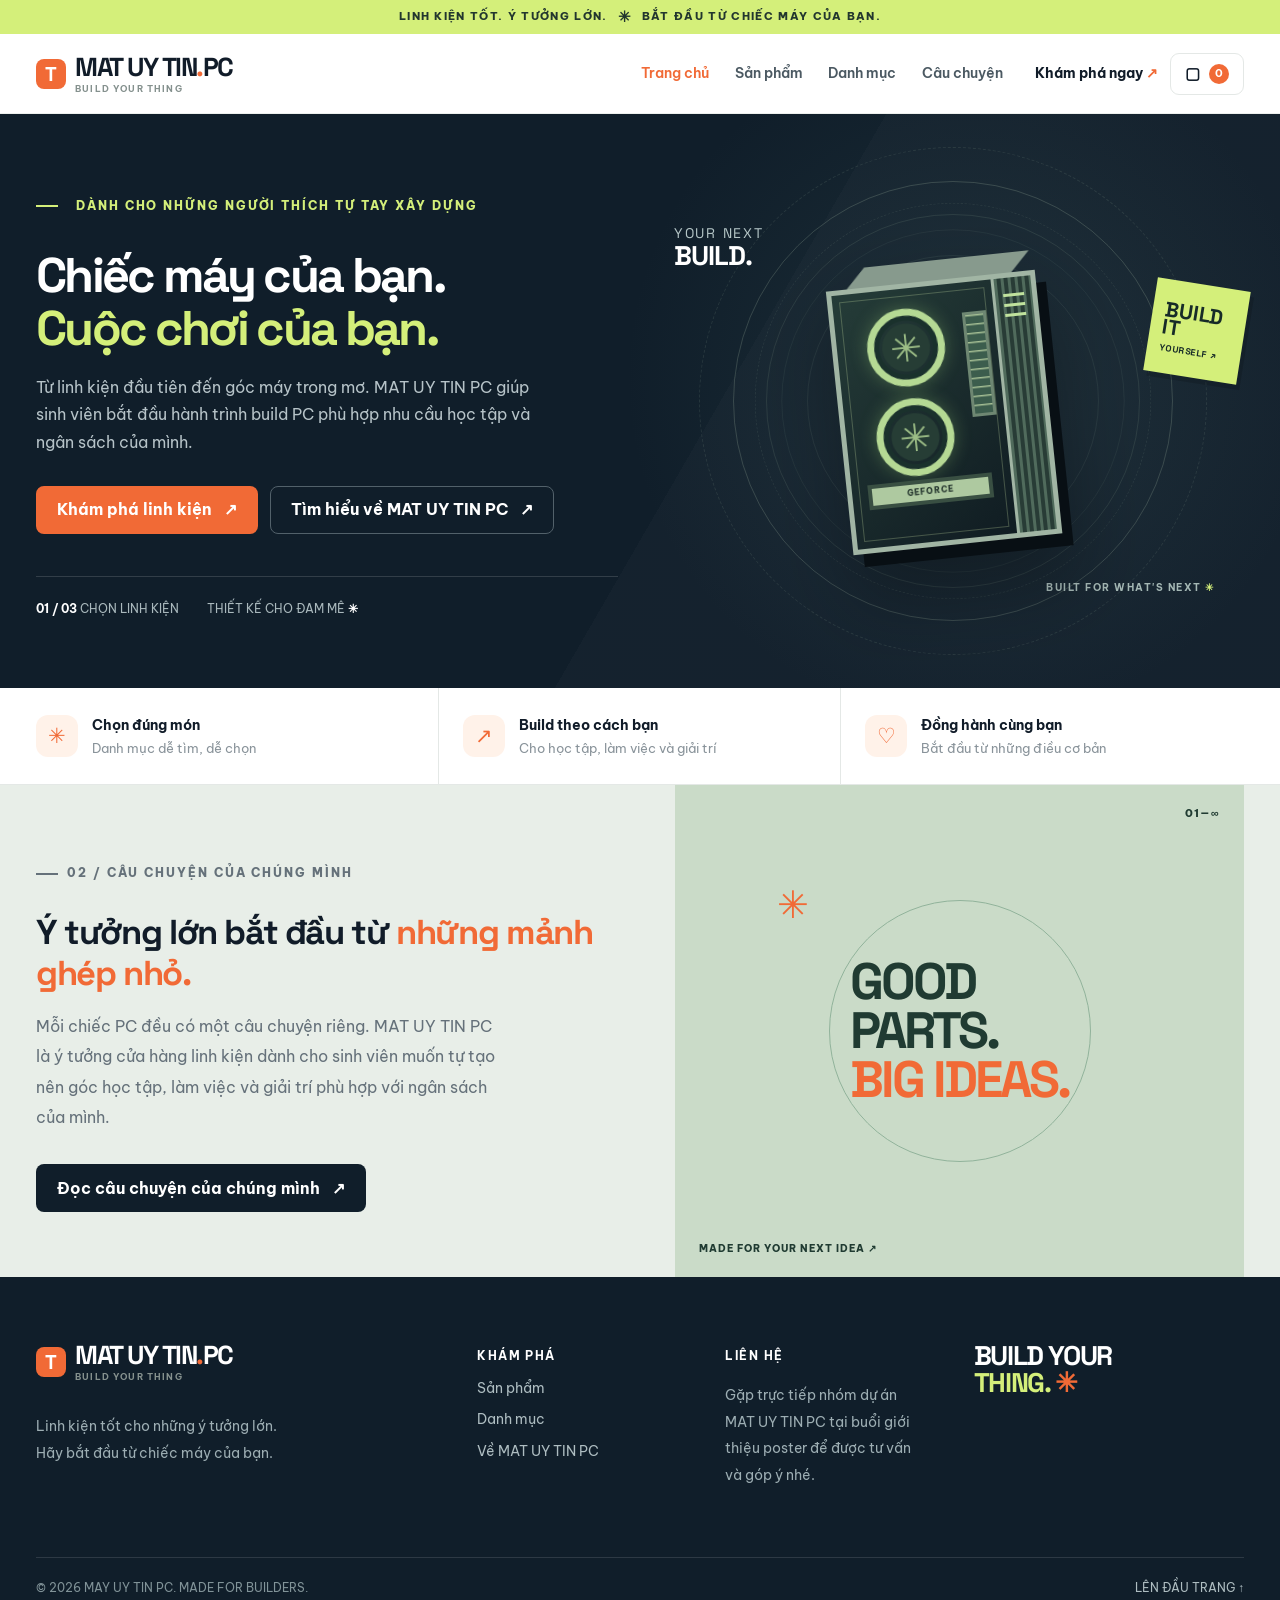
<file: index.html>
<!doctype html>
<html lang="vi">
<head>
  <meta charset="utf-8">
  <meta name="viewport" content="width=device-width, initial-scale=1">
  <meta name="theme-color" content="#142c29">
  <meta name="description" content="MAT UY TIN PC — góc linh kiện cho chiếc máy tính tiếp theo của bạn.">
  <title>MAT UY TIN PC — Lắp máy theo cách của bạn</title>
  <link rel="stylesheet" href="styles.css?v=20261119-4">
  <script src="app.js?v=20261119-4" defer></script>
</head>
<body>
  <div class="announcement">LINH KIỆN TỐT. Ý TƯỞNG LỚN. <span>✳</span> BẮT ĐẦU TỪ CHIẾC MÁY CỦA BẠN.</div>
  <header class="site-header">
    <div class="container header-inner">
      <a class="logo" href="index.html" aria-label="MAT UY TIN PC — về trang chủ"><span class="logo-mark">T<span>✳</span></span><span>MAT UY TIN<span class="logo-dot">.</span>PC<small>BUILD YOUR THING</small></span></a>
      <nav class="nav-links" aria-label="Điều hướng chính"><a href="index.html" aria-current="page">Trang chủ</a><a href="products.html">Sản phẩm</a><a href="categories.html">Danh mục</a><a href="backstory.html?v=20261119-4">Câu chuyện</a></nav>
      <div class="header-actions"><a class="header-link" href="products.html">Khám phá ngay <span>↗</span></a><button class="icon-button cart-trigger" type="button" aria-label="Mở giỏ hàng"><span aria-hidden="true">▢</span><span class="cart-count">0</span></button></div>
    </div>
  </header>
  <main id="top">
    <section class="hero"><div class="container hero-inner">
      <div class="hero-copy"><p class="eyebrow"><span></span> DÀNH CHO NHỮNG NGƯỜI THÍCH TỰ TAY XÂY DỰNG</p><h1 class="hero-title">Chiếc máy của bạn.<br><em>Cuộc chơi của bạn.</em></h1><p class="hero-description">Từ linh kiện đầu tiên đến góc máy trong mơ. MAT UY TIN PC giúp sinh viên bắt đầu hành trình build PC phù hợp nhu cầu học tập và ngân sách của mình.</p><div class="hero-actions"><a class="button button-primary" href="products.html">Khám phá linh kiện <span>↗</span></a><a class="button button-secondary" href="backstory.html?v=20261119-4">Tìm hiểu về MAT UY TIN PC <span>↗</span></a></div><div class="hero-stats"><span><b>01 / 03</b> CHỌN LINH KIỆN</span><span>THIẾT KẾ CHO ĐAM MÊ <b>✳</b></span></div></div>
      <div class="hero-art" aria-hidden="true"><div class="orbit orbit-one"></div><div class="orbit orbit-two"></div><div class="hero-art-label">YOUR NEXT<br><strong>BUILD.</strong></div><div class="pc-illustration"><div class="pc-top"></div><div class="pc-body"><div class="pc-inner"><div class="pc-fan fan-one"></div><div class="pc-fan fan-two"></div><div class="pc-board"></div><div class="pc-gpu"><span>GEFORCE</span></div></div><div class="pc-front"><i></i><i></i><i></i></div></div></div><div class="hero-sticker">BUILD<br>IT<br><b>YOURSELF ↗</b></div><div class="hero-art-caption">BUILT FOR WHAT'S NEXT <span>✳</span></div></div>
    </div></section>
    <section class="benefits" aria-label="Điểm nổi bật"><div class="container benefits-inner"><div class="benefit"><span class="benefit-icon">✳</span><div><strong>Chọn đúng món</strong><small>Danh mục dễ tìm, dễ chọn</small></div></div><div class="benefit"><span class="benefit-icon">↗</span><div><strong>Build theo cách bạn</strong><small>Cho học tập, làm việc và giải trí</small></div></div><div class="benefit"><span class="benefit-icon">♡</span><div><strong>Đồng hành cùng bạn</strong><small>Bắt đầu từ những điều cơ bản</small></div></div></div></section>
    <section class="build-section" id="ve-chung-toi"><div class="container build-inner"><div class="build-copy"><p class="section-kicker">02 / CÂU CHUYỆN CỦA CHÚNG MÌNH</p><h2>Ý tưởng lớn bắt đầu từ <em>những mảnh ghép nhỏ.</em></h2><p>Mỗi chiếc PC đều có một câu chuyện riêng. MAT UY TIN PC là ý tưởng cửa hàng linh kiện dành cho sinh viên muốn tự tạo nên góc học tập, làm việc và giải trí phù hợp với ngân sách của mình.</p><a class="button button-dark" href="backstory.html?v=20261119-4">Đọc câu chuyện của chúng mình <span>↗</span></a></div><div class="build-visual" aria-hidden="true"><span class="build-star">✳</span><span class="build-number">01—∞</span><div class="build-message">GOOD<br>PARTS.<br><em>BIG IDEAS.</em></div><span class="build-caption">MADE FOR YOUR NEXT IDEA ↗</span></div></div></section>

  </main>
  <footer class="footer"><div class="container"><div class="footer-grid"><div><a class="logo footer-logo" href="index.html"><span class="logo-mark">T<span>✳</span></span><span>MAT UY TIN<span class="logo-dot">.</span>PC<small>BUILD YOUR THING</small></span></a><p>Linh kiện tốt cho những ý tưởng lớn.<br>Hãy bắt đầu từ chiếc máy của bạn.</p></div><div><strong>KHÁM PHÁ</strong><a href="products.html">Sản phẩm</a><a href="categories.html">Danh mục</a><a href="backstory.html?v=20261119-4">Về MAT UY TIN PC</a></div><div id="lien-he"><strong>LIÊN HỆ</strong><p>Gặp trực tiếp nhóm dự án MAT UY TIN PC tại buổi giới thiệu poster để được tư vấn và góp ý nhé.</p></div><div class="footer-tagline">BUILD YOUR<br><em>THING.</em> <span>✳</span></div></div><div class="footer-bottom"><span>© 2026 MAY UY TIN PC. MADE FOR BUILDERS.</span><a href="#top">LÊN ĐẦU TRANG ↑</a></div></div></footer>
  <div class="cart-overlay" id="cart-overlay" hidden></div>
  <aside class="cart-drawer" id="cart-drawer" role="dialog" aria-modal="true" aria-labelledby="cart-title" aria-hidden="true">
    <div class="cart-header"><div><p class="section-kicker">MAT UY TIN PC / GIỎ HÀNG</p><h2 id="cart-title">Giỏ hàng của bạn<span>.</span></h2></div><button class="close-cart" type="button" aria-label="Đóng giỏ hàng">×</button></div>
    <div class="cart-items" id="cart-items"></div>
    <div class="cart-summary" id="cart-summary"><div><span>Tạm tính</span><strong id="cart-total">0 ₫</strong></div><p>Đây là bản demo. Không thanh toán hoặc đặt hàng thực tế.</p><button class="button button-primary checkout-button" type="button" disabled>Đặt hàng thử <span>↗</span></button><button class="continue-shopping" type="button">Tiếp tục chọn linh kiện</button></div>
    <form class="checkout-form" id="checkout-form" hidden>
      <p>Đây là đơn hàng mô phỏng. Không nhập thông tin cá nhân thật và không chuyển tiền.</p>
      <div class="checkout-identity"><strong>Thông tin khách hàng mẫu</strong><p>Tên: Sinh viên Demo<br>Số điện thoại: 000 000 0000</p></div>
      <fieldset class="checkout-options"><legend>Chọn cách thanh toán thử</legend><label class="checkout-option"><input type="radio" name="payment" value="Thanh toán khi nhận hàng (thử)" checked> Thanh toán khi nhận hàng (thử)</label><label class="checkout-option"><input type="radio" name="payment" value="Chuyển khoản (thử)"> Chuyển khoản (thử)</label></fieldset>
      <div class="checkout-total"><span>Tổng đơn hàng thử</span><strong id="checkout-total">0 ₫</strong></div>
      <button class="button button-primary" type="submit">Xác nhận đơn thử <span>↗</span></button><button class="checkout-back" type="button">← Quay lại giỏ hàng</button>
    </form>
    <div class="checkout-success" id="checkout-success" hidden role="status" aria-live="polite"><span aria-hidden="true">✳</span><h3>Đơn thử đã được xác nhận!</h3><p>Bạn đã hoàn tất trải nghiệm mua hàng tại MAT UY TIN PC.</p><p id="confirmation-details"></p><p>Đây chỉ là mô phỏng: không có đơn hàng hay giao dịch thực tế.</p><button class="button button-primary success-close" type="button">Tiếp tục khám phá <span>↗</span></button></div>
  </aside>
</body>
</html>
</file>
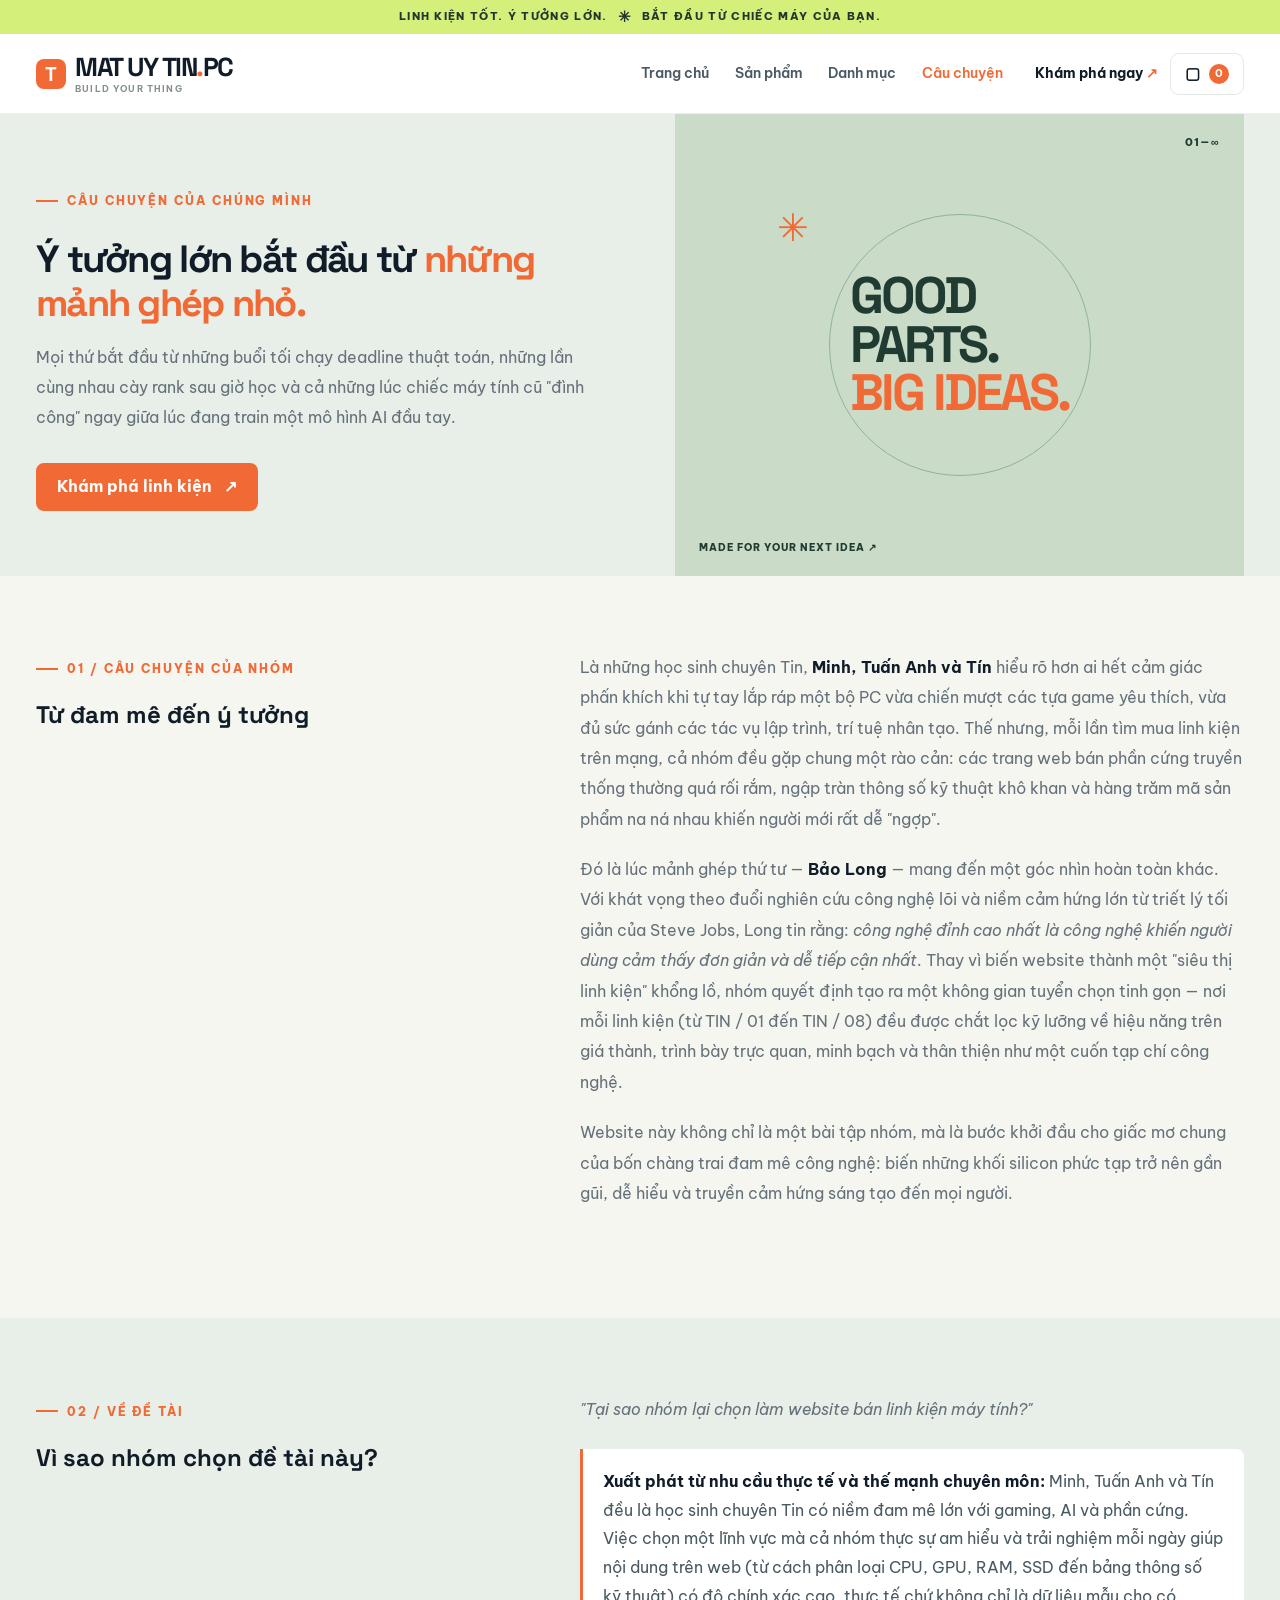
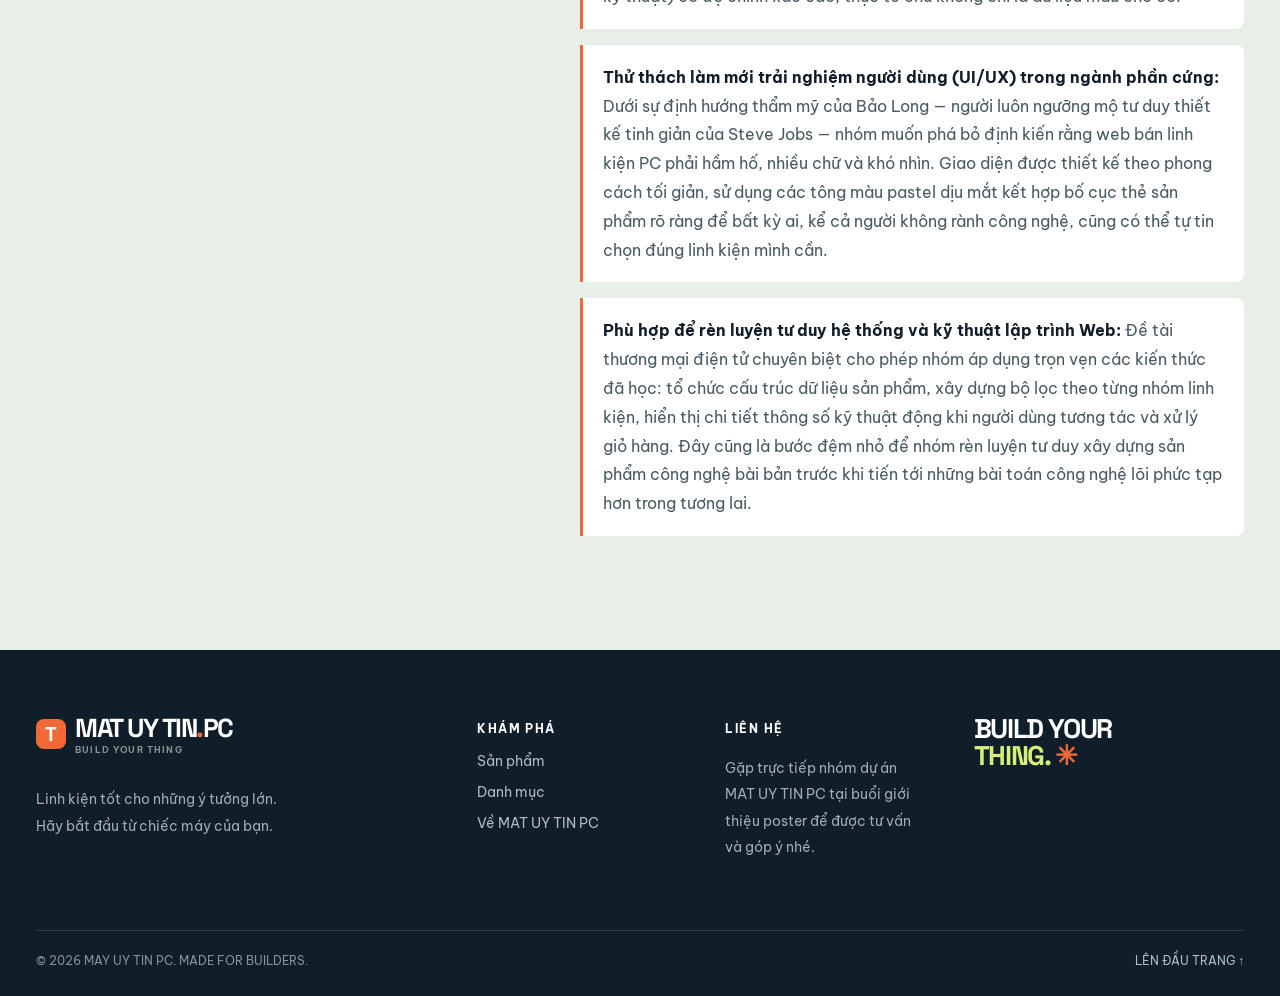
<file: backstory.html>
<!doctype html>
<html lang="vi">
<head>
  <meta charset="utf-8">
  <meta name="viewport" content="width=device-width, initial-scale=1">
  <meta name="theme-color" content="#142c29">
  <meta name="description" content="MAT UY TIN PC — góc linh kiện cho chiếc máy tính tiếp theo của bạn.">
  <title>Câu chuyện — MAT UY TIN PC</title>
  <link rel="stylesheet" href="styles.css?v=20261119-4">
  <script src="app.js?v=20261119-4" defer></script>
</head>
<body>
  <div class="announcement">LINH KIỆN TỐT. Ý TƯỞNG LỚN. <span>✳</span> BẮT ĐẦU TỪ CHIẾC MÁY CỦA BẠN.</div>
  <header class="site-header">
    <div class="container header-inner">
      <a class="logo" href="index.html" aria-label="MAT UY TIN PC — về trang chủ"><span class="logo-mark">T<span>✳</span></span><span>MAT UY TIN<span class="logo-dot">.</span>PC<small>BUILD YOUR THING</small></span></a>
      <nav class="nav-links" aria-label="Điều hướng chính"><a href="index.html">Trang chủ</a><a href="products.html">Sản phẩm</a><a href="categories.html">Danh mục</a><a href="backstory.html?v=20261119-4" aria-current="page">Câu chuyện</a></nav>
      <div class="header-actions"><a class="header-link" href="products.html">Khám phá ngay <span>↗</span></a><button class="icon-button cart-trigger" type="button" aria-label="Mở giỏ hàng"><span aria-hidden="true">▢</span><span class="cart-count">0</span></button></div>
    </div>
  </header>
  <main id="top">
    <section class="story-hero">
      <div class="container story-hero-inner">
        <div>
          <p class="section-kicker">CÂU CHUYỆN CỦA CHÚNG MÌNH</p>
          <h1>Ý tưởng lớn bắt đầu từ <em>những mảnh ghép nhỏ.</em></h1>
          <p>Mọi thứ bắt đầu từ những buổi tối chạy deadline thuật toán, những lần cùng nhau cày rank sau giờ học và cả những lúc chiếc máy tính cũ &quot;đình công&quot; ngay giữa lúc đang train một mô hình AI đầu tay.</p>
          <a class="button button-primary" href="products.html">Khám phá linh kiện <span>↗</span></a>
        </div>
        <div class="build-visual" aria-hidden="true"><span class="build-star">✳</span><span class="build-number">01—∞</span><div class="build-message">GOOD<br>PARTS.<br><em>BIG IDEAS.</em></div><span class="build-caption">MADE FOR YOUR NEXT IDEA ↗</span></div>
      </div>
    </section>

    <section class="page-section" aria-labelledby="story-heading">
      <div class="container story-content">
        <div><p class="section-kicker">01 / CÂU CHUYỆN CỦA NHÓM</p><h2 id="story-heading">Từ đam mê đến ý tưởng</h2></div>
        <div class="story-copy">
          <p>Là những học sinh chuyên Tin, <strong>Minh, Tuấn Anh và Tín</strong> hiểu rõ hơn ai hết cảm giác phấn khích khi tự tay lắp ráp một bộ PC vừa chiến mượt các tựa game yêu thích, vừa đủ sức gánh các tác vụ lập trình, trí tuệ nhân tạo. Thế nhưng, mỗi lần tìm mua linh kiện trên mạng, cả nhóm đều gặp chung một rào cản: các trang web bán phần cứng truyền thống thường quá rối rắm, ngập tràn thông số kỹ thuật khô khan và hàng trăm mã sản phẩm na ná nhau khiến người mới rất dễ &quot;ngợp&quot;.</p>
          <p>Đó là lúc mảnh ghép thứ tư — <strong>Bảo Long</strong> — mang đến một góc nhìn hoàn toàn khác. Với khát vọng theo đuổi nghiên cứu công nghệ lõi và niềm cảm hứng lớn từ triết lý tối giản của Steve Jobs, Long tin rằng: <em>công nghệ đỉnh cao nhất là công nghệ khiến người dùng cảm thấy đơn giản và dễ tiếp cận nhất</em>. Thay vì biến website thành một &quot;siêu thị linh kiện&quot; khổng lồ, nhóm quyết định tạo ra một không gian tuyển chọn tinh gọn — nơi mỗi linh kiện (từ TIN / 01 đến TIN / 08) đều được chắt lọc kỹ lưỡng về hiệu năng trên giá thành, trình bày trực quan, minh bạch và thân thiện như một cuốn tạp chí công nghệ.</p>
          <p>Website này không chỉ là một bài tập nhóm, mà là bước khởi đầu cho giấc mơ chung của bốn chàng trai đam mê công nghệ: biến những khối silicon phức tạp trở nên gần gũi, dễ hiểu và truyền cảm hứng sáng tạo đến mọi người.</p>
        </div>
      </div>
    </section>

    <section class="story-reasons" aria-labelledby="reasons-heading">
      <div class="container story-content">
        <div><p class="section-kicker">02 / VỀ ĐỀ TÀI</p><h2 id="reasons-heading">Vì sao nhóm chọn đề tài này?</h2></div>
        <div class="story-copy">
          <p><em>&quot;Tại sao nhóm lại chọn làm website bán linh kiện máy tính?&quot;</em></p>
          <ul class="story-reasons-list">
            <li><strong>Xuất phát từ nhu cầu thực tế và thế mạnh chuyên môn:</strong> Minh, Tuấn Anh và Tín đều là học sinh chuyên Tin có niềm đam mê lớn với gaming, AI và phần cứng. Việc chọn một lĩnh vực mà cả nhóm thực sự am hiểu và trải nghiệm mỗi ngày giúp nội dung trên web (từ cách phân loại CPU, GPU, RAM, SSD đến bảng thông số kỹ thuật) có độ chính xác cao, thực tế chứ không chỉ là dữ liệu mẫu cho có.</li>
            <li><strong>Thử thách làm mới trải nghiệm người dùng (UI/UX) trong ngành phần cứng:</strong> Dưới sự định hướng thẩm mỹ của Bảo Long — người luôn ngưỡng mộ tư duy thiết kế tinh giản của Steve Jobs — nhóm muốn phá bỏ định kiến rằng web bán linh kiện PC phải hầm hố, nhiều chữ và khó nhìn. Giao diện được thiết kế theo phong cách tối giản, sử dụng các tông màu pastel dịu mắt kết hợp bố cục thẻ sản phẩm rõ ràng để bất kỳ ai, kể cả người không rành công nghệ, cũng có thể tự tin chọn đúng linh kiện mình cần.</li>
            <li><strong>Phù hợp để rèn luyện tư duy hệ thống và kỹ thuật lập trình Web:</strong> Đề tài thương mại điện tử chuyên biệt cho phép nhóm áp dụng trọn vẹn các kiến thức đã học: tổ chức cấu trúc dữ liệu sản phẩm, xây dựng bộ lọc theo từng nhóm linh kiện, hiển thị chi tiết thông số kỹ thuật động khi người dùng tương tác và xử lý giỏ hàng. Đây cũng là bước đệm nhỏ để nhóm rèn luyện tư duy xây dựng sản phẩm công nghệ bài bản trước khi tiến tới những bài toán công nghệ lõi phức tạp hơn trong tương lai.</li>
          </ul>
        </div>
      </div>
    </section>
  </main>
  <footer class="footer"><div class="container"><div class="footer-grid"><div><a class="logo footer-logo" href="index.html"><span class="logo-mark">T<span>✳</span></span><span>MAT UY TIN<span class="logo-dot">.</span>PC<small>BUILD YOUR THING</small></span></a><p>Linh kiện tốt cho những ý tưởng lớn.<br>Hãy bắt đầu từ chiếc máy của bạn.</p></div><div><strong>KHÁM PHÁ</strong><a href="products.html">Sản phẩm</a><a href="categories.html">Danh mục</a><a href="backstory.html?v=20261119-4">Về MAT UY TIN PC</a></div><div id="lien-he"><strong>LIÊN HỆ</strong><p>Gặp trực tiếp nhóm dự án MAT UY TIN PC tại buổi giới thiệu poster để được tư vấn và góp ý nhé.</p></div><div class="footer-tagline">BUILD YOUR<br><em>THING.</em> <span>✳</span></div></div><div class="footer-bottom"><span>© 2026 MAY UY TIN PC. MADE FOR BUILDERS.</span><a href="#top">LÊN ĐẦU TRANG ↑</a></div></div></footer>
  <div class="cart-overlay" id="cart-overlay" hidden></div>
  <aside class="cart-drawer" id="cart-drawer" role="dialog" aria-modal="true" aria-labelledby="cart-title" aria-hidden="true">
    <div class="cart-header"><div><p class="section-kicker">MAT UY TIN PC / GIỎ HÀNG</p><h2 id="cart-title">Giỏ hàng của bạn<span>.</span></h2></div><button class="close-cart" type="button" aria-label="Đóng giỏ hàng">×</button></div>
    <div class="cart-items" id="cart-items"></div>
    <div class="cart-summary" id="cart-summary"><div><span>Tạm tính</span><strong id="cart-total">0 ₫</strong></div><p>Đây là bản demo. Không thanh toán hoặc đặt hàng thực tế.</p><button class="button button-primary checkout-button" type="button" disabled>Đặt hàng thử <span>↗</span></button><button class="continue-shopping" type="button">Tiếp tục chọn linh kiện</button></div>
    <form class="checkout-form" id="checkout-form" hidden>
      <p>Đây là đơn hàng mô phỏng. Không nhập thông tin cá nhân thật và không chuyển tiền.</p>
      <div class="checkout-identity"><strong>Thông tin khách hàng mẫu</strong><p>Tên: Sinh viên Demo<br>Số điện thoại: 000 000 0000</p></div>
      <fieldset class="checkout-options"><legend>Chọn cách thanh toán thử</legend><label class="checkout-option"><input type="radio" name="payment" value="Thanh toán khi nhận hàng (thử)" checked> Thanh toán khi nhận hàng (thử)</label><label class="checkout-option"><input type="radio" name="payment" value="Chuyển khoản (thử)"> Chuyển khoản (thử)</label></fieldset>
      <div class="checkout-total"><span>Tổng đơn hàng thử</span><strong id="checkout-total">0 ₫</strong></div>
      <button class="button button-primary" type="submit">Xác nhận đơn thử <span>↗</span></button><button class="checkout-back" type="button">← Quay lại giỏ hàng</button>
    </form>
    <div class="checkout-success" id="checkout-success" hidden role="status" aria-live="polite"><span aria-hidden="true">✳</span><h3>Đơn thử đã được xác nhận!</h3><p>Bạn đã hoàn tất trải nghiệm mua hàng tại MAT UY TIN PC.</p><p id="confirmation-details"></p><p>Đây chỉ là mô phỏng: không có đơn hàng hay giao dịch thực tế.</p><button class="button button-primary success-close" type="button">Tiếp tục khám phá <span>↗</span></button></div>
  </aside>
</body>
</html>
</file>
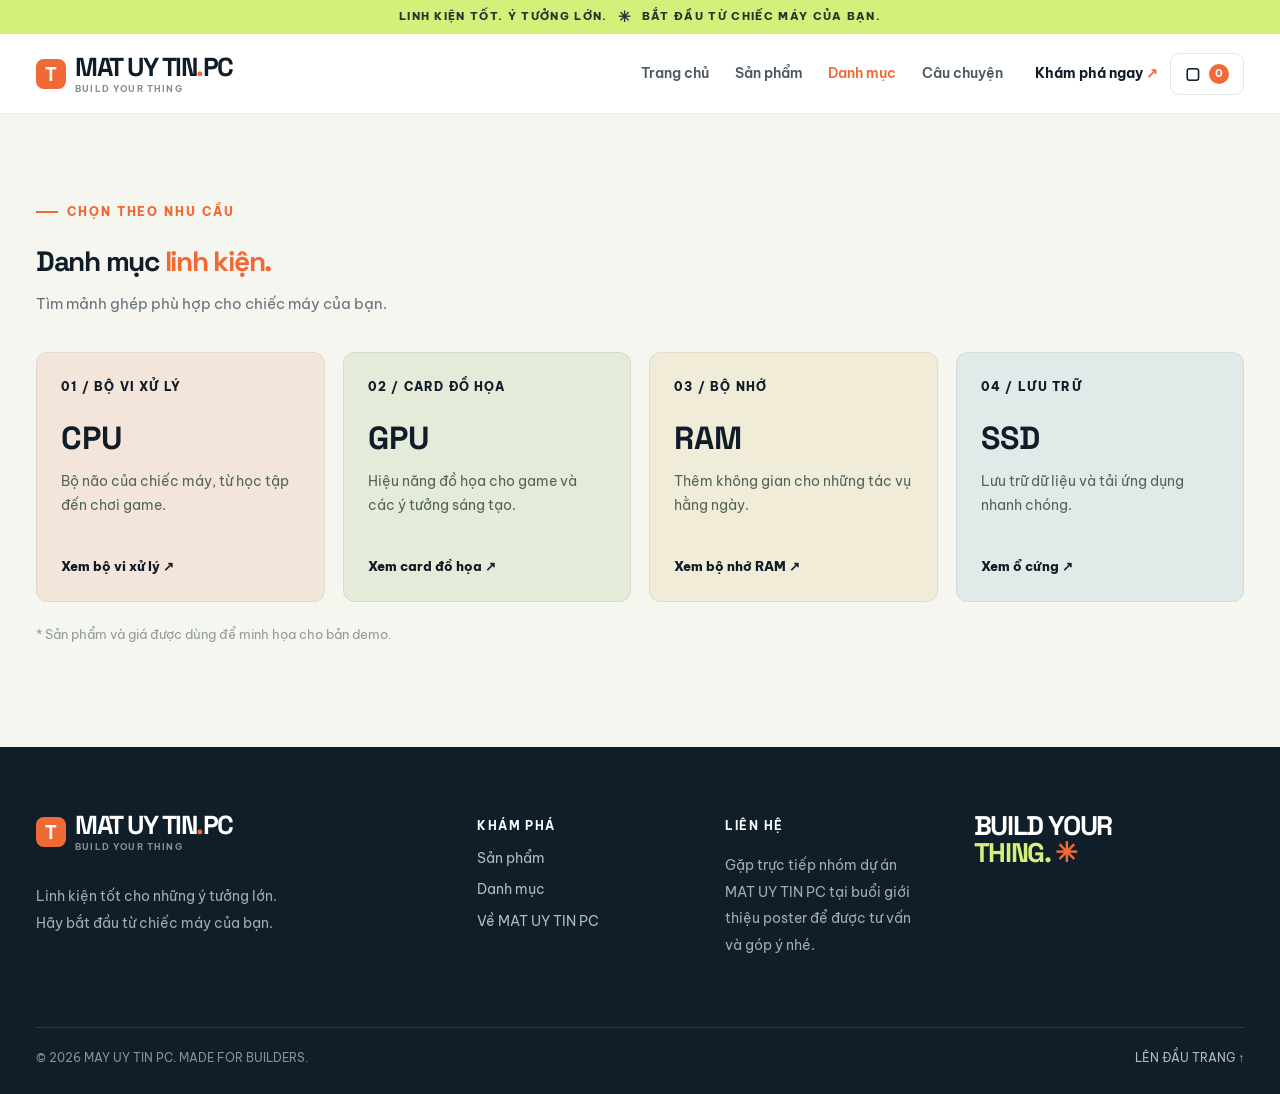
<file: categories.html>
<!doctype html>
<html lang="vi">
<head>
  <meta charset="utf-8">
  <meta name="viewport" content="width=device-width, initial-scale=1">
  <meta name="theme-color" content="#142c29">
  <meta name="description" content="MAT UY TIN PC — góc linh kiện cho chiếc máy tính tiếp theo của bạn.">
  <title>Danh mục — MAT UY TIN PC</title>
  <link rel="stylesheet" href="styles.css?v=20261119-4">
  <script src="app.js?v=20261119-4" defer></script>
</head>
<body>
  <div class="announcement">LINH KIỆN TỐT. Ý TƯỞNG LỚN. <span>✳</span> BẮT ĐẦU TỪ CHIẾC MÁY CỦA BẠN.</div>
  <header class="site-header">
    <div class="container header-inner">
      <a class="logo" href="index.html" aria-label="MAT UY TIN PC — về trang chủ"><span class="logo-mark">T<span>✳</span></span><span>MAT UY TIN<span class="logo-dot">.</span>PC<small>BUILD YOUR THING</small></span></a>
      <nav class="nav-links" aria-label="Điều hướng chính"><a href="index.html">Trang chủ</a><a href="products.html">Sản phẩm</a><a href="categories.html" aria-current="page">Danh mục</a><a href="backstory.html?v=20261119-4">Câu chuyện</a></nav>
      <div class="header-actions"><a class="header-link" href="products.html">Khám phá ngay <span>↗</span></a><button class="icon-button cart-trigger" type="button" aria-label="Mở giỏ hàng"><span aria-hidden="true">▢</span><span class="cart-count">0</span></button></div>
    </div>
  </header>
  <main id="top">

    <section class="page-section"><div class="container"><p class="section-kicker">CHỌN THEO NHU CẦU</p><h1 class="section-title">Danh mục <em>linh kiện.</em></h1><p class="page-intro">Tìm mảnh ghép phù hợp cho chiếc máy của bạn.</p>
      <div class="category-grid">
        <a class="category-card peach" href="products.html?category=CPU"><span class="category-card-number">01 / BỘ VI XỬ LÝ</span><strong>CPU</strong><p>Bộ não của chiếc máy, từ học tập đến chơi game.</p><span class="category-card-action">Xem bộ vi xử lý ↗</span></a>
        <a class="category-card sage" href="products.html?category=GPU"><span class="category-card-number">02 / CARD ĐỒ HỌA</span><strong>GPU</strong><p>Hiệu năng đồ họa cho game và các ý tưởng sáng tạo.</p><span class="category-card-action">Xem card đồ họa ↗</span></a>
        <a class="category-card yellow" href="products.html?category=RAM"><span class="category-card-number">03 / BỘ NHỚ</span><strong>RAM</strong><p>Thêm không gian cho những tác vụ hằng ngày.</p><span class="category-card-action">Xem bộ nhớ RAM ↗</span></a>
        <a class="category-card blue" href="products.html?category=SSD"><span class="category-card-number">04 / LƯU TRỮ</span><strong>SSD</strong><p>Lưu trữ dữ liệu và tải ứng dụng nhanh chóng.</p><span class="category-card-action">Xem ổ cứng ↗</span></a>
      </div><p class="demo-note">* Sản phẩm và giá được dùng để minh họa cho bản demo.</p>
    </div></section>
  </main>
  <footer class="footer"><div class="container"><div class="footer-grid"><div><a class="logo footer-logo" href="index.html"><span class="logo-mark">T<span>✳</span></span><span>MAT UY TIN<span class="logo-dot">.</span>PC<small>BUILD YOUR THING</small></span></a><p>Linh kiện tốt cho những ý tưởng lớn.<br>Hãy bắt đầu từ chiếc máy của bạn.</p></div><div><strong>KHÁM PHÁ</strong><a href="products.html">Sản phẩm</a><a href="categories.html">Danh mục</a><a href="backstory.html?v=20261119-4">Về MAT UY TIN PC</a></div><div id="lien-he"><strong>LIÊN HỆ</strong><p>Gặp trực tiếp nhóm dự án MAT UY TIN PC tại buổi giới thiệu poster để được tư vấn và góp ý nhé.</p></div><div class="footer-tagline">BUILD YOUR<br><em>THING.</em> <span>✳</span></div></div><div class="footer-bottom"><span>© 2026 MAY UY TIN PC. MADE FOR BUILDERS.</span><a href="#top">LÊN ĐẦU TRANG ↑</a></div></div></footer>
  <div class="cart-overlay" id="cart-overlay" hidden></div>
  <aside class="cart-drawer" id="cart-drawer" role="dialog" aria-modal="true" aria-labelledby="cart-title" aria-hidden="true">
    <div class="cart-header"><div><p class="section-kicker">MAT UY TIN PC / GIỎ HÀNG</p><h2 id="cart-title">Giỏ hàng của bạn<span>.</span></h2></div><button class="close-cart" type="button" aria-label="Đóng giỏ hàng">×</button></div>
    <div class="cart-items" id="cart-items"></div>
    <div class="cart-summary" id="cart-summary"><div><span>Tạm tính</span><strong id="cart-total">0 ₫</strong></div><p>Đây là bản demo. Không thanh toán hoặc đặt hàng thực tế.</p><button class="button button-primary checkout-button" type="button" disabled>Đặt hàng thử <span>↗</span></button><button class="continue-shopping" type="button">Tiếp tục chọn linh kiện</button></div>
    <form class="checkout-form" id="checkout-form" hidden>
      <p>Đây là đơn hàng mô phỏng. Không nhập thông tin cá nhân thật và không chuyển tiền.</p>
      <div class="checkout-identity"><strong>Thông tin khách hàng mẫu</strong><p>Tên: Sinh viên Demo<br>Số điện thoại: 000 000 0000</p></div>
      <fieldset class="checkout-options"><legend>Chọn cách thanh toán thử</legend><label class="checkout-option"><input type="radio" name="payment" value="Thanh toán khi nhận hàng (thử)" checked> Thanh toán khi nhận hàng (thử)</label><label class="checkout-option"><input type="radio" name="payment" value="Chuyển khoản (thử)"> Chuyển khoản (thử)</label></fieldset>
      <div class="checkout-total"><span>Tổng đơn hàng thử</span><strong id="checkout-total">0 ₫</strong></div>
      <button class="button button-primary" type="submit">Xác nhận đơn thử <span>↗</span></button><button class="checkout-back" type="button">← Quay lại giỏ hàng</button>
    </form>
    <div class="checkout-success" id="checkout-success" hidden role="status" aria-live="polite"><span aria-hidden="true">✳</span><h3>Đơn thử đã được xác nhận!</h3><p>Bạn đã hoàn tất trải nghiệm mua hàng tại MAT UY TIN PC.</p><p id="confirmation-details"></p><p>Đây chỉ là mô phỏng: không có đơn hàng hay giao dịch thực tế.</p><button class="button button-primary success-close" type="button">Tiếp tục khám phá <span>↗</span></button></div>
  </aside>
</body>
</html>
</file>
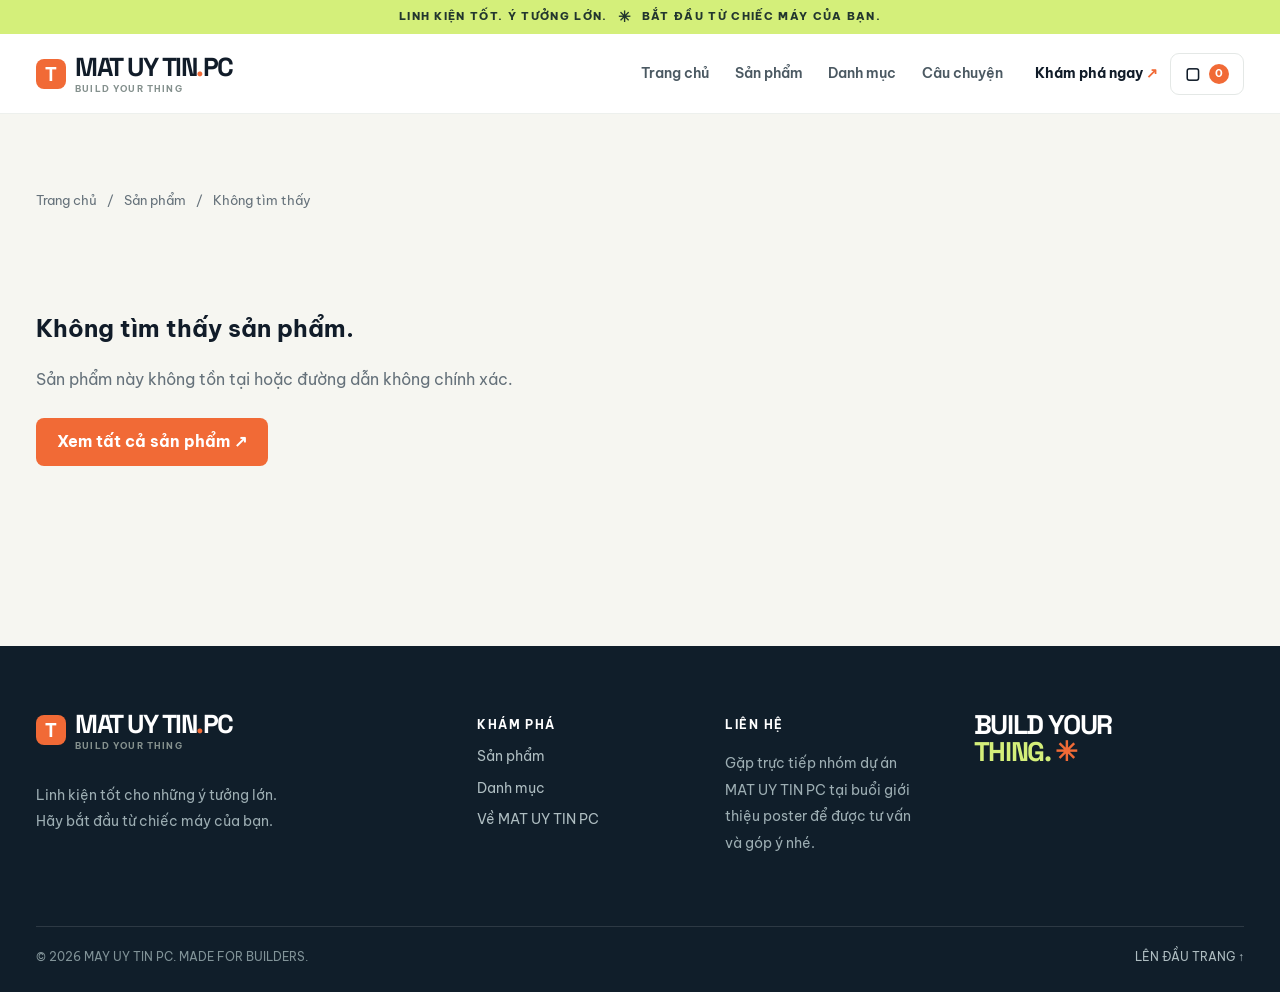
<file: product.html>
<!doctype html>
<html lang="vi">
<head>
  <meta charset="utf-8">
  <meta name="viewport" content="width=device-width, initial-scale=1">
  <meta name="theme-color" content="#142c29">
  <meta name="description" content="MAT UY TIN PC — góc linh kiện cho chiếc máy tính tiếp theo của bạn.">
  <title>Chi tiết sản phẩm — MAT UY TIN PC</title>
  <link rel="stylesheet" href="styles.css?v=20261119-4">
  <script src="app.js?v=20261119-4" defer></script>
</head>
<body>
  <div class="announcement">LINH KIỆN TỐT. Ý TƯỞNG LỚN. <span>✳</span> BẮT ĐẦU TỪ CHIẾC MÁY CỦA BẠN.</div>
  <header class="site-header">
    <div class="container header-inner">
      <a class="logo" href="index.html" aria-label="MAT UY TIN PC — về trang chủ"><span class="logo-mark">T<span>✳</span></span><span>MAT UY TIN<span class="logo-dot">.</span>PC<small>BUILD YOUR THING</small></span></a>
      <nav class="nav-links" aria-label="Điều hướng chính"><a href="index.html">Trang chủ</a><a href="products.html">Sản phẩm</a><a href="categories.html">Danh mục</a><a href="backstory.html?v=20261119-4">Câu chuyện</a></nav>
      <div class="header-actions"><a class="header-link" href="products.html">Khám phá ngay <span>↗</span></a><button class="icon-button cart-trigger" type="button" aria-label="Mở giỏ hàng"><span aria-hidden="true">▢</span><span class="cart-count">0</span></button></div>
    </div>
  </header>
  <main id="top">

    <section class="page-section product-detail-section"><div class="container"><nav class="breadcrumbs" aria-label="Đường dẫn"><a href="index.html">Trang chủ</a><span aria-hidden="true">/</span><a href="products.html">Sản phẩm</a><span aria-hidden="true">/</span><span id="product-breadcrumb" aria-current="page">Chi tiết</span></nav><div id="product-detail" aria-live="polite"><div class="detail-not-found"><h1>Không tải được chi tiết sản phẩm.</h1><p>Hãy thử tải lại trang hoặc kiểm tra JavaScript trong trình duyệt.</p><a class="button button-primary" href="products.html">Quay lại trang sản phẩm ↗</a></div></div></div></section>
  </main>
  <footer class="footer"><div class="container"><div class="footer-grid"><div><a class="logo footer-logo" href="index.html"><span class="logo-mark">T<span>✳</span></span><span>MAT UY TIN<span class="logo-dot">.</span>PC<small>BUILD YOUR THING</small></span></a><p>Linh kiện tốt cho những ý tưởng lớn.<br>Hãy bắt đầu từ chiếc máy của bạn.</p></div><div><strong>KHÁM PHÁ</strong><a href="products.html">Sản phẩm</a><a href="categories.html">Danh mục</a><a href="backstory.html?v=20261119-4">Về MAT UY TIN PC</a></div><div id="lien-he"><strong>LIÊN HỆ</strong><p>Gặp trực tiếp nhóm dự án MAT UY TIN PC tại buổi giới thiệu poster để được tư vấn và góp ý nhé.</p></div><div class="footer-tagline">BUILD YOUR<br><em>THING.</em> <span>✳</span></div></div><div class="footer-bottom"><span>© 2026 MAY UY TIN PC. MADE FOR BUILDERS.</span><a href="#top">LÊN ĐẦU TRANG ↑</a></div></div></footer>
  <div class="cart-overlay" id="cart-overlay" hidden></div>
  <aside class="cart-drawer" id="cart-drawer" role="dialog" aria-modal="true" aria-labelledby="cart-title" aria-hidden="true">
    <div class="cart-header"><div><p class="section-kicker">MAT UY TIN PC / GIỎ HÀNG</p><h2 id="cart-title">Giỏ hàng của bạn<span>.</span></h2></div><button class="close-cart" type="button" aria-label="Đóng giỏ hàng">×</button></div>
    <div class="cart-items" id="cart-items"></div>
    <div class="cart-summary" id="cart-summary"><div><span>Tạm tính</span><strong id="cart-total">0 ₫</strong></div><p>Đây là bản demo. Không thanh toán hoặc đặt hàng thực tế.</p><button class="button button-primary checkout-button" type="button" disabled>Đặt hàng thử <span>↗</span></button><button class="continue-shopping" type="button">Tiếp tục chọn linh kiện</button></div>
    <form class="checkout-form" id="checkout-form" hidden>
      <p>Đây là đơn hàng mô phỏng. Không nhập thông tin cá nhân thật và không chuyển tiền.</p>
      <div class="checkout-identity"><strong>Thông tin khách hàng mẫu</strong><p>Tên: Sinh viên Demo<br>Số điện thoại: 000 000 0000</p></div>
      <fieldset class="checkout-options"><legend>Chọn cách thanh toán thử</legend><label class="checkout-option"><input type="radio" name="payment" value="Thanh toán khi nhận hàng (thử)" checked> Thanh toán khi nhận hàng (thử)</label><label class="checkout-option"><input type="radio" name="payment" value="Chuyển khoản (thử)"> Chuyển khoản (thử)</label></fieldset>
      <div class="checkout-total"><span>Tổng đơn hàng thử</span><strong id="checkout-total">0 ₫</strong></div>
      <button class="button button-primary" type="submit">Xác nhận đơn thử <span>↗</span></button><button class="checkout-back" type="button">← Quay lại giỏ hàng</button>
    </form>
    <div class="checkout-success" id="checkout-success" hidden role="status" aria-live="polite"><span aria-hidden="true">✳</span><h3>Đơn thử đã được xác nhận!</h3><p>Bạn đã hoàn tất trải nghiệm mua hàng tại MAT UY TIN PC.</p><p id="confirmation-details"></p><p>Đây chỉ là mô phỏng: không có đơn hàng hay giao dịch thực tế.</p><button class="button button-primary success-close" type="button">Tiếp tục khám phá <span>↗</span></button></div>
  </aside>
</body>
</html>
</file>
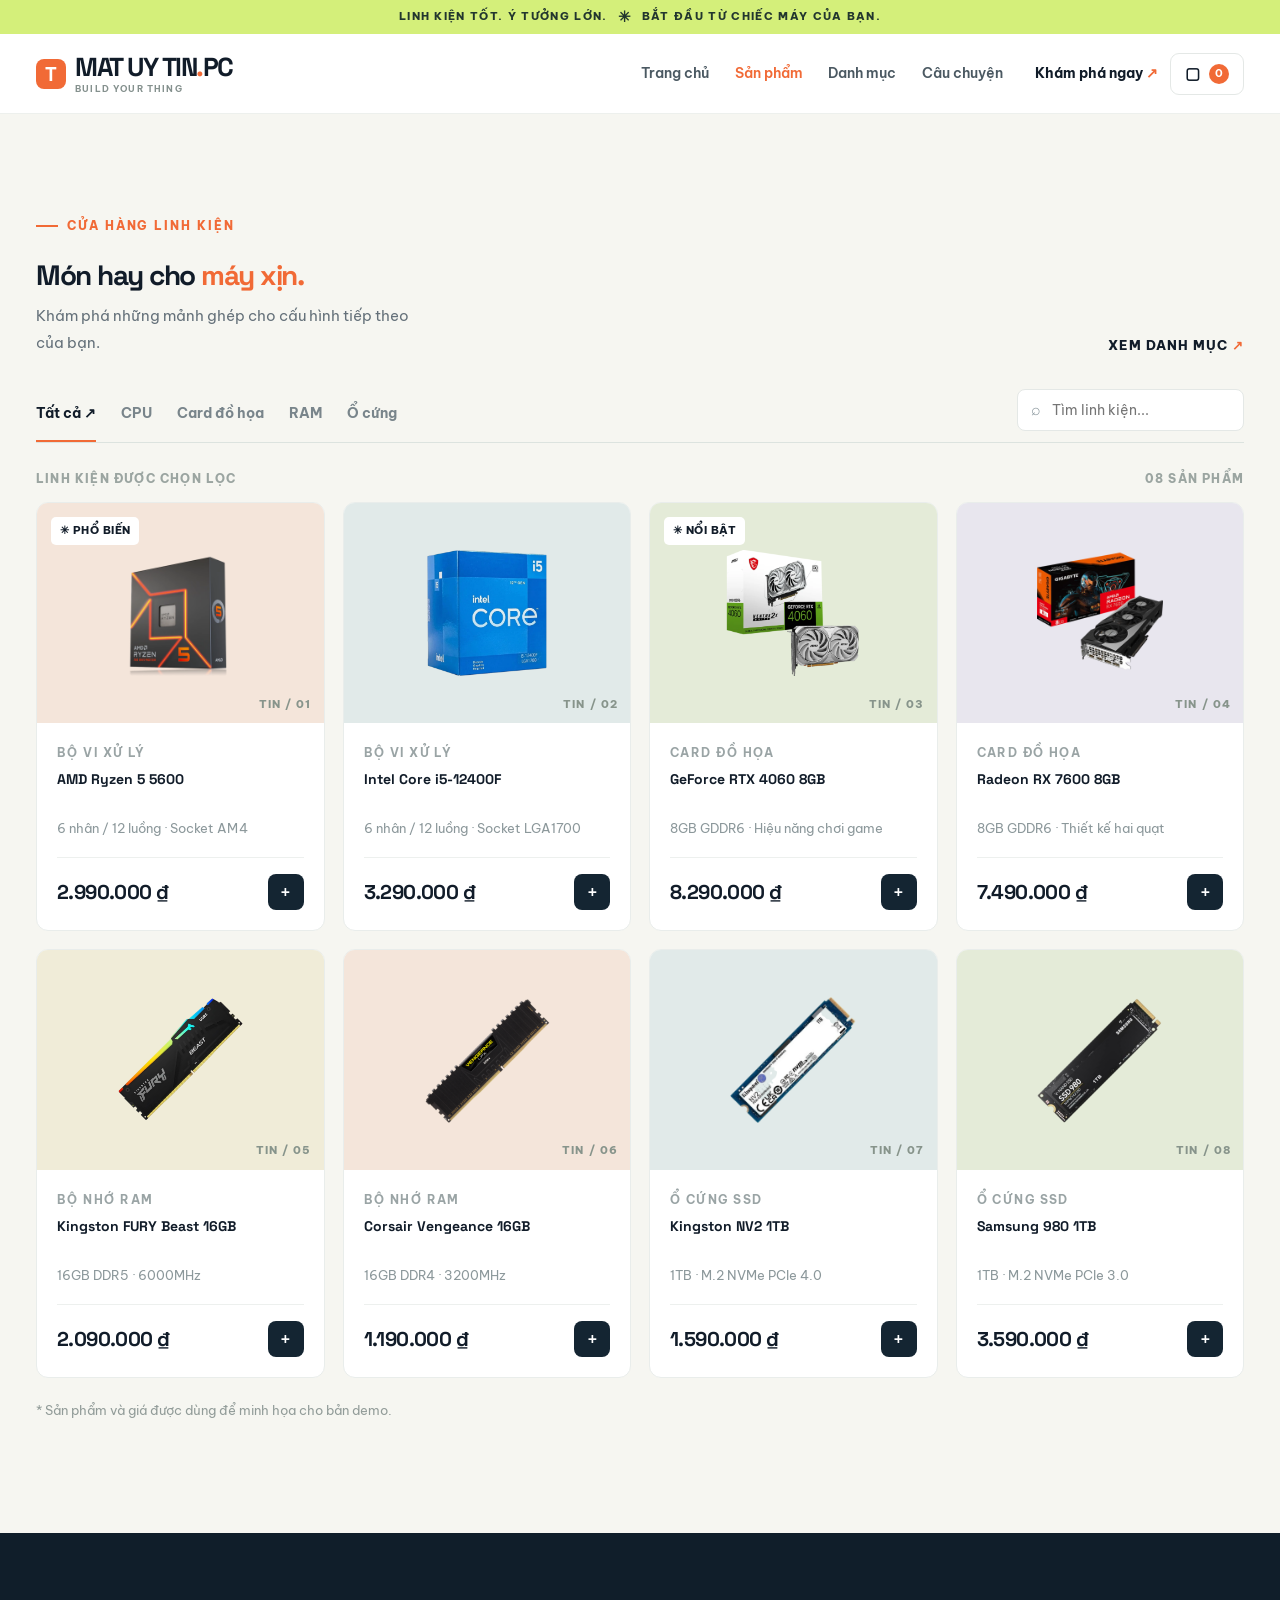
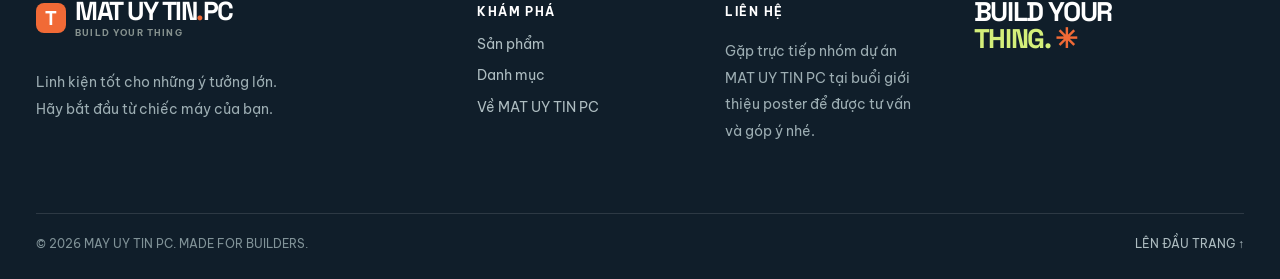
<file: products.html>
<!doctype html>
<html lang="vi">
<head>
  <meta charset="utf-8">
  <meta name="viewport" content="width=device-width, initial-scale=1">
  <meta name="theme-color" content="#142c29">
  <meta name="description" content="MAT UY TIN PC — góc linh kiện cho chiếc máy tính tiếp theo của bạn.">
  <title>Sản phẩm — MAT UY TIN PC</title>
  <link rel="stylesheet" href="styles.css?v=20261119-4">
  <script src="app.js?v=20261119-4" defer></script>
</head>
<body>
  <div class="announcement">LINH KIỆN TỐT. Ý TƯỞNG LỚN. <span>✳</span> BẮT ĐẦU TỪ CHIẾC MÁY CỦA BẠN.</div>
  <header class="site-header">
    <div class="container header-inner">
      <a class="logo" href="index.html" aria-label="MAT UY TIN PC — về trang chủ"><span class="logo-mark">T<span>✳</span></span><span>MAT UY TIN<span class="logo-dot">.</span>PC<small>BUILD YOUR THING</small></span></a>
      <nav class="nav-links" aria-label="Điều hướng chính"><a href="index.html">Trang chủ</a><a href="products.html" aria-current="page">Sản phẩm</a><a href="categories.html">Danh mục</a><a href="backstory.html?v=20261119-4">Câu chuyện</a></nav>
      <div class="header-actions"><a class="header-link" href="products.html" aria-current="page">Khám phá ngay <span>↗</span></a><button class="icon-button cart-trigger" type="button" aria-label="Mở giỏ hàng"><span aria-hidden="true">▢</span><span class="cart-count">0</span></button></div>
    </div>
  </header>
  <main id="top">

    <section class="catalog-section section"><div class="container">
      <div class="section-heading"><div><p class="section-kicker">CỬA HÀNG LINH KIỆN</p><h1 class="section-title">Món hay cho <em>máy xịn.</em></h1><p class="section-description">Khám phá những mảnh ghép cho cấu hình tiếp theo của bạn.</p></div><a class="text-link" href="categories.html">XEM DANH MỤC <span>↗</span></a></div>
      <div class="catalog-toolbar"><div class="category-tabs" role="group" aria-label="Lọc theo danh mục"><button class="category-tab is-active" data-category="all" type="button" aria-pressed="true">Tất cả <span>↗</span></button><button class="category-tab" data-category="CPU" type="button" aria-pressed="false">CPU</button><button class="category-tab" data-category="GPU" type="button" aria-pressed="false">Card đồ họa</button><button class="category-tab" data-category="RAM" type="button" aria-pressed="false">RAM</button><button class="category-tab" data-category="SSD" type="button" aria-pressed="false">Ổ cứng</button></div><label class="search-box"><span aria-hidden="true">⌕</span><input id="search" type="search" placeholder="Tìm linh kiện..." aria-label="Tìm linh kiện"></label></div>
      <div class="catalog-meta"><span>LINH KIỆN ĐƯỢC CHỌN LỌC</span><span id="product-count" aria-live="polite"></span></div><div class="product-grid" id="product-grid"></div><p class="empty-state" id="empty-state" hidden>Không tìm thấy linh kiện phù hợp. Hãy thử từ khóa hoặc danh mục khác.</p><p class="demo-note">* Sản phẩm và giá được dùng để minh họa cho bản demo.</p>
    </div></section>
  </main>
  <footer class="footer"><div class="container"><div class="footer-grid"><div><a class="logo footer-logo" href="index.html"><span class="logo-mark">T<span>✳</span></span><span>MAT UY TIN<span class="logo-dot">.</span>PC<small>BUILD YOUR THING</small></span></a><p>Linh kiện tốt cho những ý tưởng lớn.<br>Hãy bắt đầu từ chiếc máy của bạn.</p></div><div><strong>KHÁM PHÁ</strong><a href="products.html">Sản phẩm</a><a href="categories.html">Danh mục</a><a href="backstory.html?v=20261119-4">Về MAT UY TIN PC</a></div><div id="lien-he"><strong>LIÊN HỆ</strong><p>Gặp trực tiếp nhóm dự án MAT UY TIN PC tại buổi giới thiệu poster để được tư vấn và góp ý nhé.</p></div><div class="footer-tagline">BUILD YOUR<br><em>THING.</em> <span>✳</span></div></div><div class="footer-bottom"><span>© 2026 MAY UY TIN PC. MADE FOR BUILDERS.</span><a href="#top">LÊN ĐẦU TRANG ↑</a></div></div></footer>
  <div class="cart-overlay" id="cart-overlay" hidden></div>
  <aside class="cart-drawer" id="cart-drawer" role="dialog" aria-modal="true" aria-labelledby="cart-title" aria-hidden="true">
    <div class="cart-header"><div><p class="section-kicker">MAT UY TIN PC / GIỎ HÀNG</p><h2 id="cart-title">Giỏ hàng của bạn<span>.</span></h2></div><button class="close-cart" type="button" aria-label="Đóng giỏ hàng">×</button></div>
    <div class="cart-items" id="cart-items"></div>
    <div class="cart-summary" id="cart-summary"><div><span>Tạm tính</span><strong id="cart-total">0 ₫</strong></div><p>Đây là bản demo. Không thanh toán hoặc đặt hàng thực tế.</p><button class="button button-primary checkout-button" type="button" disabled>Đặt hàng thử <span>↗</span></button><button class="continue-shopping" type="button">Tiếp tục chọn linh kiện</button></div>
    <form class="checkout-form" id="checkout-form" hidden>
      <p>Đây là đơn hàng mô phỏng. Không nhập thông tin cá nhân thật và không chuyển tiền.</p>
      <div class="checkout-identity"><strong>Thông tin khách hàng mẫu</strong><p>Tên: Sinh viên Demo<br>Số điện thoại: 000 000 0000</p></div>
      <fieldset class="checkout-options"><legend>Chọn cách thanh toán thử</legend><label class="checkout-option"><input type="radio" name="payment" value="Thanh toán khi nhận hàng (thử)" checked> Thanh toán khi nhận hàng (thử)</label><label class="checkout-option"><input type="radio" name="payment" value="Chuyển khoản (thử)"> Chuyển khoản (thử)</label></fieldset>
      <div class="checkout-total"><span>Tổng đơn hàng thử</span><strong id="checkout-total">0 ₫</strong></div>
      <button class="button button-primary" type="submit">Xác nhận đơn thử <span>↗</span></button><button class="checkout-back" type="button">← Quay lại giỏ hàng</button>
    </form>
    <div class="checkout-success" id="checkout-success" hidden role="status" aria-live="polite"><span aria-hidden="true">✳</span><h3>Đơn thử đã được xác nhận!</h3><p>Bạn đã hoàn tất trải nghiệm mua hàng tại MAT UY TIN PC.</p><p id="confirmation-details"></p><p>Đây chỉ là mô phỏng: không có đơn hàng hay giao dịch thực tế.</p><button class="button button-primary success-close" type="button">Tiếp tục khám phá <span>↗</span></button></div>
  </aside>
</body>
</html>
</file>
<file: styles.css>
@import url('https://fonts.googleapis.com/css2?family=Be+Vietnam+Pro:wght@400;500;600;700;800&family=Space+Grotesk:wght@400;500;600;700&display=swap');

:root{--ink:#111c29;--muted:#65717a;--paper:#f6f6f1;--white:#fff;--line:#e4e8e6;--orange:#f16a36;--dark:#101e2a;--lime:#d4ef7a;--radius:16px;--shadow:0 16px 38px rgba(19,32,43,.08)}
*{box-sizing:border-box}
html{scroll-behavior:smooth}
body{margin:0;background:var(--paper);color:var(--ink);font-family:'Be Vietnam Pro',sans-serif;font-size:15px;line-height:1.6}
body:has(.cart-drawer.is-open){overflow:hidden}
a{color:inherit;text-decoration:none}
button,input{font:inherit}
button{cursor:pointer}
button:focus-visible,a:focus-visible,input:focus-visible{outline:3px solid #f9a071;outline-offset:3px}
img{max-width:100%;display:block}
.container,.header-inner,.hero-inner,.footer-grid{width:min(1220px,calc(100% - 72px));margin-inline:auto}
.site-header{height:80px;background:#fff;border-bottom:1px solid #edf0ed;position:relative;z-index:10}
.header-inner{height:100%;display:flex;align-items:center;gap:42px}
.logo{display:inline-flex;align-items:center;gap:9px;font-family:'Space Grotesk',sans-serif;font-weight:700;font-size:26px;letter-spacing:-1.5px;white-space:nowrap;line-height:1}
.logo-mark{width:30px;height:30px;border-radius:8px;background:var(--orange);display:inline-grid;place-items:center;color:#fff;font-size:20px;letter-spacing:0}
.logo span:last-child{color:var(--orange)}
.nav-links{display:flex;align-items:center;gap:30px;margin-left:auto;font-weight:600;color:#4b5962;font-size:14px}
.nav-links a:hover{color:var(--orange)}
.header-actions{display:flex;align-items:center;gap:12px}
.icon-button{position:relative;display:inline-flex;align-items:center;justify-content:center;gap:9px;height:42px;padding:0 14px;border:1px solid var(--line);border-radius:9px;background:#fff;color:var(--ink);font-weight:700}
.icon-button:hover{border-color:var(--orange)}
.cart-count{display:grid;place-items:center;min-width:20px;height:20px;padding:0 5px;border-radius:50%;background:var(--orange);color:#fff;font-size:11px;line-height:1}
.hero{overflow:hidden;background:var(--dark);color:#fff;position:relative}
.hero:before{content:'';position:absolute;inset:0;background:radial-gradient(circle at 76% 46%,rgba(76,110,108,.2),transparent 34%),linear-gradient(120deg,transparent 55%,rgba(255,255,255,.018) 55%);pointer-events:none}
.hero-inner{min-height:500px;display:grid;grid-template-columns:1fr 1fr;align-items:center;gap:45px;position:relative}
.hero-copy{padding:70px 0;max-width:600px;position:relative;z-index:1}
.eyebrow,.section-kicker{display:inline-flex;align-items:center;gap:9px;color:var(--orange);font-size:12px;font-weight:800;text-transform:uppercase;letter-spacing:.16em}
.hero .eyebrow{color:var(--lime)}
.eyebrow:before,.section-kicker:before{content:'';width:22px;height:2px;background:currentColor}
.hero-title{font-family:'Space Grotesk','Be Vietnam Pro',sans-serif;font-size:clamp(45px,5vw,69px);letter-spacing:-.055em;line-height:1.08;margin:22px 0 20px;max-width:650px}
.hero-title em,.hero-title span{font-style:normal;color:var(--lime)}
.hero-description{font-size:16px;line-height:1.9;color:#b6c3c8;max-width:500px;margin:0}
.hero-actions{display:flex;align-items:center;flex-wrap:wrap;gap:12px;margin-top:30px}
.button{min-height:48px;padding:0 20px;border-radius:8px;display:inline-flex;align-items:center;justify-content:center;gap:12px;font-size:14px;font-weight:700;border:1px solid transparent;transition:transform .2s,background .2s,border-color .2s}
.button:hover{transform:translateY(-2px)}
.button-primary{background:var(--orange);color:#fff}
.button-primary:hover{background:#d95627}
.button-secondary{border-color:#52616a;color:#fff;background:transparent}
.button-secondary:hover{border-color:#fff}
.hero-stats{display:flex;gap:28px;margin-top:42px;padding-top:22px;border-top:1px solid rgba(255,255,255,.14);color:#aab9bd;font-size:12px}
.hero-stats strong{display:block;color:#fff;font-family:'Space Grotesk',sans-serif;font-size:22px;line-height:1.3}
.hero-art{position:relative;min-height:450px;display:grid;place-items:center}
.orbit{position:absolute;width:min(440px,90%);aspect-ratio:1;border:1px solid rgba(207,230,199,.18);border-radius:50%}
.orbit:before,.orbit:after{content:'';position:absolute;border:1px solid rgba(207,230,199,.1);border-radius:50%;inset:32px}
.orbit:after{inset:-35px;border-style:dashed}
.pc-illustration{position:relative;z-index:1;filter:drop-shadow(0 35px 38px rgba(0,0,0,.3))}
.pc-illustration img{max-height:430px;object-fit:contain}
.benefits{display:grid;grid-template-columns:repeat(4,1fr);gap:0;background:#fff;border-bottom:1px solid var(--line)}
.benefit{display:flex;align-items:center;gap:14px;padding:27px 24px;border-right:1px solid var(--line)}
.benefit:first-child{padding-left:max(36px,calc((100vw - 1220px)/2))}
.benefit:last-child{border-right:0}
.benefit-icon{flex:none;width:42px;height:42px;display:grid;place-items:center;border-radius:12px;background:#fff2e9;color:var(--orange);font-size:21px}
.benefit strong{display:block;font-size:13px;line-height:1.5}
.benefit p,.benefit small{display:block;margin:3px 0 0;color:#89939a;font-size:12px;line-height:1.4}
.catalog-section{padding:90px 0 100px}
.section-heading{display:flex;align-items:end;justify-content:space-between;gap:24px;margin-bottom:32px}
.section-title{font-family:'Space Grotesk','Be Vietnam Pro',sans-serif;font-size:clamp(32px,3.4vw,45px);letter-spacing:-.045em;line-height:1.2;margin:10px 0 0}
.section-description{color:var(--muted);font-size:14px;line-height:1.8;max-width:400px;margin:8px 0 0}
.catalog-toolbar{display:flex;justify-content:space-between;align-items:center;gap:20px;border-bottom:1px solid #dce3df;margin-bottom:26px}
.category-tabs{display:flex;gap:25px;overflow-x:auto;scrollbar-width:none}
.category-tabs::-webkit-scrollbar{display:none}
.category-tab{border:0;border-bottom:2px solid transparent;background:transparent;padding:14px 0 16px;white-space:nowrap;color:#79858b;font-size:13px;font-weight:700}
.category-tab:hover,.category-tab.is-active,.category-tab[aria-selected=true]{border-color:var(--orange);color:var(--ink)}
.search-box{display:flex;align-items:center;gap:9px;background:#fff;border:1px solid var(--line);border-radius:8px;padding:0 13px;height:42px;color:#89969c;min-width:225px;margin-bottom:10px}
.search-box input{width:100%;border:0;outline:0;background:transparent;color:var(--ink);font-size:13px}
.search-box input:focus-visible{outline:0}
.product-grid{display:grid;grid-template-columns:repeat(4,minmax(0,1fr));gap:18px}
.product-card{position:relative;background:#fff;border:1px solid #e9edeb;border-radius:12px;overflow:hidden;transition:transform .2s,box-shadow .2s}
.product-card:hover{transform:translateY(-4px);box-shadow:var(--shadow)}
.product-image{height:220px;background:#f0f3f0;display:grid;place-items:center;overflow:hidden;position:relative}
.product-image img{width:80%;height:80%;object-fit:contain;transition:transform .25s}
.product-card:hover .product-image img{transform:scale(1.05)}
.product-badge{position:absolute;z-index:2;top:14px;left:14px;background:#fff;color:var(--ink);padding:5px 9px;border-radius:5px;font-size:10px;font-weight:800;text-transform:uppercase;letter-spacing:.04em}
.product-info{padding:20px}
.product-category{font-size:11px;text-transform:uppercase;letter-spacing:.12em;color:#9aa4a5;font-weight:700;margin:0 0 7px}
.product-name{font-family:'Space Grotesk','Be Vietnam Pro',sans-serif;font-weight:700;line-height:1.35;font-size:17px;min-height:43px;margin:0}
.product-spec{font-size:12px;color:#8c989b;margin:7px 0 18px;min-height:18px}
.product-bottom{display:flex;align-items:center;justify-content:space-between;gap:8px;padding-top:16px;border-top:1px solid #edf0ee}
.product-price{font-family:'Space Grotesk','Be Vietnam Pro',sans-serif;font-size:18px;font-weight:700;letter-spacing:-.03em}
.add-button{width:36px;height:36px;display:grid;place-items:center;flex:none;border:0;border-radius:8px;background:#142532;color:#fff;font-size:21px;line-height:1}
.add-button:hover{background:var(--orange)}
.empty-state{grid-column:1/-1;text-align:center;padding:50px;color:var(--muted)}
.build-section{background:#e8eee8;overflow:hidden}
.build-section>.container{display:grid;grid-template-columns:1fr 1fr;align-items:center;gap:70px;min-height:360px}
.build-copy{padding:65px 0}
.build-copy p{max-width:470px;color:var(--muted);line-height:1.9}
.build-copy .button{margin-top:16px}
.build-visual{height:100%;min-height:360px;display:grid;place-items:center;position:relative}
.build-visual:before{content:'';position:absolute;width:300px;height:300px;border-radius:50%;background:#d5e3d2}
.build-visual>*{position:relative}
.footer{background:#101e2a;color:#fff;padding:65px 0 26px}
.footer-grid{display:grid;grid-template-columns:2fr 1fr 1fr 1.4fr;gap:55px;padding-bottom:55px}
.footer .logo{margin-bottom:18px}
.footer p{color:#9daeb3;max-width:330px;font-size:13px;line-height:1.9}
.footer h3,.footer h4{font-size:13px;margin:0 0 18px}
.footer a:not(.logo){display:block;color:#aebdc1;font-size:13px;margin:9px 0}
.footer a:hover{color:#fff}
.footer-bottom{width:min(1220px,calc(100% - 72px));margin:auto;padding-top:20px;border-top:1px solid rgba(255,255,255,.12);display:flex;justify-content:space-between;gap:20px;color:#819398;font-size:12px}
.cart-overlay{position:fixed;inset:0;background:rgba(9,19,26,.55);z-index:50;opacity:0;visibility:hidden;transition:opacity .2s,visibility .2s}
.cart-overlay.is-open{opacity:1;visibility:visible}
.cart-drawer{position:fixed;right:0;top:0;bottom:0;width:min(440px,100%);background:#fff;z-index:51;display:flex;flex-direction:column;transform:translateX(100%);visibility:hidden;transition:transform .25s,visibility .25s;box-shadow:-12px 0 40px rgba(0,0,0,.1)}
.cart-drawer.is-open{transform:translateX(0);visibility:visible}
.cart-header{padding:24px;display:flex;align-items:center;justify-content:space-between;border-bottom:1px solid var(--line)}
.cart-header h2{margin:0;font-family:'Space Grotesk','Be Vietnam Pro',sans-serif;font-size:25px}
.cart-items{padding:24px;overflow-y:auto;flex:1}
.cart-item{display:grid;grid-template-columns:64px 1fr auto;gap:14px;align-items:center;padding:14px 0;border-bottom:1px solid var(--line)}
.cart-item img{width:64px;height:64px;object-fit:contain;background:#f3f5f3;border-radius:8px}
.cart-item h3{font-size:14px;margin:0 0 4px}
.cart-item p{font-size:13px;color:var(--muted);margin:0}
.cart-item button{border:0;background:transparent;color:var(--orange);font-weight:700}
.cart-summary{padding:24px;border-top:1px solid var(--line)}
.cart-summary>div{display:flex;justify-content:space-between;align-items:center;margin-bottom:18px}
.cart-summary .button{width:100%}
.cart-summary p{font-size:12px;color:var(--muted);margin:12px 0 0;text-align:center}
[hidden]{display:none!important}
@media(max-width:950px){.container,.header-inner,.hero-inner,.footer-grid,.footer-bottom{width:min(100% - 48px,1220px)}.header-inner{gap:20px}.nav-links{gap:17px}.hero-inner{min-height:440px}.hero-art{min-height:400px}.benefits{grid-template-columns:repeat(2,1fr)}.benefit:first-child{padding-left:24px}.benefit:nth-child(2){border-right:0}.benefit:nth-child(-n+2){border-bottom:1px solid var(--line)}.product-grid{grid-template-columns:repeat(3,minmax(0,1fr))}.footer-grid{grid-template-columns:2fr 1fr 1fr;gap:35px}.footer-grid>div:last-child{grid-column:1/-1}}
@media(max-width:680px){.container,.header-inner,.hero-inner,.footer-grid,.footer-bottom{width:calc(100% - 36px)}.site-header{height:68px}.logo{font-size:23px}.nav-links{display:none}.header-actions{margin-left:auto}.hero-inner{grid-template-columns:1fr;gap:0}.hero-copy{padding:58px 0 25px}.hero-title{font-size:44px}.hero-art{min-height:290px}.orbit{width:260px}.pc-illustration img{max-height:280px}.hero-stats{margin-top:30px;gap:20px}.benefit{padding:18px 14px;gap:9px}.benefit:first-child{padding-left:14px}.benefit-icon{width:36px;height:36px;font-size:18px}.benefit strong{font-size:12px}.benefit p,.benefit small{font-size:11px}.catalog-section{padding:65px 0}.section-heading{display:block}.catalog-toolbar{align-items:stretch;flex-direction:column-reverse;gap:2px}.search-box{margin-bottom:2px}.category-tabs{gap:20px}.product-grid{grid-template-columns:repeat(2,minmax(0,1fr));gap:10px}.product-image{height:165px}.product-info{padding:14px}.product-name{font-size:15px}.product-price{font-size:16px}.product-spec{font-size:11px}.build-section>.container{grid-template-columns:1fr;gap:0}.build-copy{padding:55px 0 10px}.build-visual{min-height:250px}.build-visual:before{width:220px;height:220px}.footer-grid{grid-template-columns:1fr 1fr;gap:30px}.footer-grid>div:first-child,.footer-grid>div:last-child{grid-column:1/-1}.footer-bottom{flex-direction:column;gap:5px}}
@media(max-width:390px){.hero-title{font-size:38px}.product-grid{grid-template-columns:1fr 1fr}.product-image{height:135px}.product-bottom{align-items:flex-start;flex-direction:column}.add-button{width:100%}}
@media(prefers-reduced-motion:reduce){*,*:before,*:after{scroll-behavior:auto!important;transition:none!important;animation:none!important}}
/* Details for the storefront artwork and editorial sections. */
.announcement{min-height:31px;display:flex;justify-content:center;align-items:center;gap:10px;background:#d4ef7a;color:#22362e;font-size:10px;font-weight:800;letter-spacing:.12em;text-align:center;padding:5px 16px}
.announcement span{font-size:15px}
.logo>span:last-child{color:inherit;position:relative}
.logo .logo-dot{color:var(--orange)}
.logo small{display:block;margin-top:4px;font-family:'Be Vietnam Pro',sans-serif;font-size:7px;letter-spacing:.13em;color:#85918e}
.logo-mark{position:relative;font-family:'Space Grotesk',sans-serif}
.logo-mark span{position:absolute;right:2px;top:1px;font-size:9px;color:#fff}
.header-link{font-size:12px;font-weight:700;white-space:nowrap}
.header-link span{color:var(--orange)}
.hero-stats b{color:#fff}
.hero-art-label{position:absolute;top:50px;left:2%;font-family:'Space Grotesk',sans-serif;font-size:14px;line-height:1.1;letter-spacing:.12em;color:#b5c6c7}
.hero-art-label strong{font-size:27px;letter-spacing:-.04em;color:#fff}
.orbit-two{transform:scale(.78);border-color:rgba(207,230,199,.08)}
.pc-illustration{width:230px;height:285px;transform:rotate(-6deg)}
.pc-top{position:absolute;top:0;left:18px;width:188px;height:23px;background:#879a8d;clip-path:polygon(12% 0,100% 0,88% 100%,0 100%)}
.pc-body{position:absolute;inset:20px 20px 0 0;background:#233934;border:5px solid #a1b5a4;box-shadow:10px 13px 0 #080f14, inset 0 0 0 2px #253831;display:flex}
.pc-inner{position:relative;width:80%;height:100%;background:linear-gradient(140deg,#253c38,#101c22);overflow:hidden}
.pc-inner:after{content:'';position:absolute;inset:7px;border:1px solid rgba(217,242,177,.25)}
.pc-fan{position:absolute;width:78px;height:78px;border:7px solid #b5d994;border-radius:50%;box-shadow:0 0 18px rgba(173,231,126,.28),inset 0 0 0 5px #1a312c;left:30px}
.pc-fan:before{content:'✳';display:grid;place-items:center;position:absolute;inset:8px;border-radius:50%;background:#263d35;color:#9cbd86;font-size:38px;line-height:1}
.fan-one{top:20px}.fan-two{top:110px}
.pc-board{position:absolute;right:8px;top:30px;width:24px;height:105px;border:3px solid #6e8772;background:repeating-linear-gradient(0deg,#3c5d4d 0 7px,#a4be94 8px 9px)}
.pc-gpu{position:absolute;bottom:38px;left:16px;width:125px;height:25px;background:#aec9a0;border:4px solid #394f42;display:grid;place-items:center;color:#25362e;font-size:8px;letter-spacing:.12em;font-weight:800}
.pc-front{width:20%;background:repeating-linear-gradient(90deg,#506b5c 0 3px,#283c36 3px 7px);border-left:3px solid #a1b5a4;display:flex;flex-direction:column;gap:7px;padding:16px 8px}
.pc-front i{height:3px;background:#c0e29d}
.hero-sticker{position:absolute;right:0;top:24%;width:94px;height:94px;background:var(--lime);color:#172b28;transform:rotate(9deg);display:grid;align-content:center;padding:12px;font-family:'Space Grotesk',sans-serif;font-size:21px;font-weight:700;line-height:.9;box-shadow:4px 5px 0 rgba(0,0,0,.15)}
.hero-sticker b{font-size:9px;letter-spacing:.07em;margin-top:7px}
.hero-art-caption{position:absolute;bottom:30px;right:5%;font-size:10px;letter-spacing:.15em;font-weight:700;color:#a5b8b5}
.hero-art-caption span{color:var(--lime)}
.benefits{display:block}
.benefits-inner{display:grid;grid-template-columns:repeat(3,1fr)}
.benefit:first-child{padding-left:0}
.benefit:last-child{padding-right:0}
.text-link{font-size:11px;font-weight:800;letter-spacing:.08em;white-space:nowrap}
.text-link span{color:var(--orange)}
.section-title em,.build-copy h2 em{font-style:normal;color:var(--orange)}
.catalog-meta{display:flex;justify-content:space-between;color:#9ba5a1;font-size:10px;letter-spacing:.1em;font-weight:800;margin:0 0 14px}
.demo-note{color:#929c99;font-size:12px;margin-top:22px}
.build-copy h2{font-family:'Space Grotesk','Be Vietnam Pro',sans-serif;font-size:clamp(33px,3.4vw,46px);line-height:1.2;letter-spacing:-.04em;margin:15px 0}
.button-dark{background:var(--dark);color:#fff}
.button-dark:hover{background:var(--orange)}
.build-visual{min-height:360px;background:#cadbc8;color:#203b32;overflow:hidden}
.build-visual:before{width:260px;height:260px;border:1px solid #91b39b;background:transparent}
.build-message{font-family:'Space Grotesk',sans-serif;font-size:clamp(37px,4vw,59px);line-height:.95;font-weight:700;letter-spacing:-.06em;z-index:1}
.build-message em{font-style:normal;color:#f16a36}
.build-star{position:absolute;top:18%;left:18%;font-size:38px;color:#f16a36}
.build-number{position:absolute;top:20px;right:24px;font-size:11px;font-weight:800;letter-spacing:.1em}
.build-caption{position:absolute;bottom:20px;left:24px;font-size:10px;font-weight:800;letter-spacing:.1em}
.footer .footer-grid{width:100%;margin:0}
.footer .footer-bottom{width:100%;margin:0}
.footer-grid strong{font-size:11px;letter-spacing:.12em}
.footer-tagline{font-family:'Space Grotesk',sans-serif;font-size:27px;font-weight:700;line-height:1;letter-spacing:-.05em}
.footer-tagline em{font-style:normal;color:var(--lime)}
.footer-tagline span{color:var(--orange)}
.footer-bottom a:not(.logo){margin:0;font-size:11px}
.close-cart{border:0;background:#f2f4f2;width:38px;height:38px;border-radius:8px;font-size:25px;line-height:1}
.cart-header .section-kicker{margin:0 0 5px;font-size:10px}
.cart-header h2 span{color:var(--orange)}
.checkout-button{margin-top:14px}
.checkout-button:disabled{opacity:.55;cursor:not-allowed;transform:none}
.continue-shopping{border:0;background:transparent;display:block;margin:16px auto 0;font-size:13px;font-weight:700;text-decoration:underline}
@media(max-width:950px){.benefit:nth-child(-n+2){border-bottom:0}.benefit:nth-child(2){border-right:1px solid var(--line)}.benefit:first-child{padding-left:0}}
@media(max-width:680px){.header-link{display:none}.announcement{font-size:9px}.benefits-inner{grid-template-columns:1fr}.benefit,.benefit:first-child,.benefit:last-child{padding:14px 0;border-right:0;border-bottom:1px solid var(--line)}.benefit:last-child{border-bottom:0}.hero-art-label{top:20px}.hero-sticker{right:8%;top:20%}.hero-art-caption{bottom:15px}.pc-illustration{transform:scale(.75) rotate(-6deg)}.build-visual{margin-bottom:0;min-height:250px}.footer .footer-grid>div:last-child{grid-column:auto}}
.product-image svg{width:82%;height:82%;max-width:230px;filter:drop-shadow(0 12px 10px rgba(24,42,32,.13));transition:transform .25s}
.product-card:hover .product-image svg{transform:scale(1.06) rotate(2deg)}
.product-image.peach,.cart-item-art.peach{background:#f4e5da}
.product-image.blue,.cart-item-art.blue{background:#e1eae9}
.product-image.sage,.cart-item-art.sage{background:#e4ebd8}
.product-image.lavender,.cart-item-art.lavender{background:#e8e6ee}
.product-image.yellow,.cart-item-art.yellow{background:#f0ecd8}
.product-index{position:absolute;right:12px;bottom:10px;color:#87948b;font-size:10px;font-weight:800;letter-spacing:.1em}
.cart-item-art{width:64px;height:64px;border-radius:8px;display:grid;place-items:center;overflow:hidden}
.cart-item-art svg{width:95%;height:95%}
.cart-item-info strong,.cart-item-info small{display:block}
.cart-item-info strong{font-size:13px;line-height:1.4}
.cart-item-info small{font-size:12px;color:var(--muted);margin-top:4px}
.quantity-control{display:flex;align-items:center;gap:12px;margin-top:8px;font-size:13px}
.cart-item .quantity-control button{width:22px;height:22px;background:#f1f4f1;color:var(--ink);border-radius:4px;line-height:1}
.cart-item .remove-item{font-size:21px;color:#91a09a;align-self:start}
.cart-empty{display:flex;flex-direction:column;align-items:center;justify-content:center;text-align:center;min-height:250px;color:var(--muted)}
.cart-empty span{font-size:39px;color:var(--orange)}
.cart-empty strong{color:var(--ink);font-size:16px;margin-top:10px}
.cart-empty p{font-size:13px;max-width:220px}
.checkout-form{display:grid;gap:12px;margin-top:16px}
.checkout-field{display:grid;gap:5px;font-size:12px;font-weight:700;color:var(--ink)}
.checkout-field input,.checkout-field textarea,.checkout-field select,.checkout-form input,.checkout-form textarea,.checkout-form select{width:100%;min-height:40px;padding:10px 12px;border:1px solid #dce4de;border-radius:7px;background:#fff;color:var(--ink);font:inherit}
.checkout-field textarea,.checkout-form textarea{resize:vertical;min-height:70px}
.checkout-form .button{width:100%}
.checkout-success{padding:18px;border-radius:8px;background:#edf6e7;color:#305138;font-size:13px;line-height:1.6}
.checkout-identity{display:grid;grid-template-columns:1fr 1fr;gap:10px}
.checkout-options{display:grid;gap:8px;margin:0;padding:0;border:0}
.checkout-options legend{font-size:12px;font-weight:700;margin-bottom:7px}
.checkout-option{display:flex;align-items:center;gap:9px;padding:10px 12px;border:1px solid #dce4de;border-radius:7px;font-size:13px;cursor:pointer}
.checkout-option:has(input:checked){border-color:var(--orange);background:#fff7f2}
.checkout-option input{width:auto;min-height:0;accent-color:var(--orange)}
.checkout-back{border:0;background:transparent;color:var(--muted);font-size:13px;font-weight:700;text-decoration:underline;padding:8px}
@media(max-width:390px){.checkout-identity{grid-template-columns:1fr}}
.checkout-form,.checkout-success{margin:0;padding:24px;overflow-y:auto;flex:1;align-content:start}
.checkout-form>p{margin:0;color:var(--muted);font-size:13px}
.checkout-identity{display:block;padding:12px;background:#f3f6f2;border-radius:8px;font-size:13px}
.checkout-identity p{margin:5px 0 0;color:var(--muted)}
.checkout-total{display:flex;justify-content:space-between;gap:12px;padding:14px 0;border-top:1px solid var(--line);font-size:14px}
.checkout-success{background:#edf6e7}
.checkout-success>span{font-size:33px;color:var(--orange)}
.checkout-success h3{font-size:21px;margin:10px 0}
.checkout-success .button{margin-top:12px}

.product-image img,
.cart-item-art img {
  width: 100%;
  height: 100%;
  object-fit: contain; /* Giữ nguyên tỉ lệ ảnh, không bị cắt xén */
  display: block;
}

.product-image img {
  max-height: 150px; /* Điều chỉnh con số này cho vừa khung thẻ sản phẩm */
  padding: 12px;
}



/* Shared navigation and the separate catalog, detail and story pages. */
.header-inner{gap:clamp(16px,2.5vw,36px)}
.nav-links{gap:clamp(14px,2vw,30px)}
.nav-links a[aria-current="page"]{color:var(--orange)}
.page-section{padding:76px 0 90px}
.page-intro{color:var(--muted);max-width:640px;margin:12px 0 0}
.category-grid{display:grid;grid-template-columns:repeat(4,minmax(0,1fr));gap:18px;margin-top:36px}
.category-card{min-height:250px;display:flex;flex-direction:column;align-items:flex-start;padding:24px;border:1px solid rgba(17,28,41,.07);border-radius:12px;transition:transform .2s,box-shadow .2s}
.category-card:hover{transform:translateY(-4px);box-shadow:var(--shadow)}
.category-card.peach,.detail-image.peach{background:#f4e5da}
.category-card.blue,.detail-image.blue{background:#e1eae9}
.category-card.sage,.detail-image.sage{background:#e4ebd8}
.category-card.yellow,.detail-image.yellow{background:#f0ecd8}
.detail-image.lavender{background:#e8e6ee}
.category-card-number{font-size:11px;font-weight:800;letter-spacing:.1em}
.category-card strong{font-family:'Space Grotesk','Be Vietnam Pro',sans-serif;font-size:39px;line-height:1.1;margin-top:25px}
.category-card p{color:#53645b;line-height:1.7;font-size:14px}
.category-card-action{margin-top:auto;font-size:13px;font-weight:800}
.product-link::after{content:'';position:absolute;inset:0;z-index:1}
.product-card .add-button{position:relative;z-index:3}
.product-badge,.product-index{pointer-events:none}
.product-card:focus-within{box-shadow:0 0 0 3px #f9a071}
.breadcrumbs{display:flex;align-items:center;flex-wrap:wrap;gap:10px;color:var(--muted);font-size:13px;margin-bottom:28px}
.breadcrumbs a:hover{text-decoration:underline}
.product-detail{display:grid;grid-template-columns:minmax(0,1fr) minmax(0,1fr);gap:clamp(28px,5vw,72px);align-items:start}
.detail-image{min-height:420px;display:grid;place-items:center;border-radius:14px;padding:35px}
.detail-image img{width:100%;height:350px;object-fit:contain}
.detail-copy h1{font-family:'Space Grotesk','Be Vietnam Pro',sans-serif;font-size:clamp(33px,4vw,48px);line-height:1.2;letter-spacing:-.04em;margin:12px 0}
.detail-spec{color:var(--muted);margin:0}
.detail-price{font-family:'Space Grotesk','Be Vietnam Pro',sans-serif;font-size:27px;font-weight:700;margin:22px 0}
.detail-description{line-height:1.85;color:#485961}
.detail-actions{display:flex;flex-wrap:wrap;gap:12px;margin-top:24px}
.detail-actions .button{flex:1 1 190px}
.specs-section{display:grid;grid-template-columns:1fr 2fr;gap:35px;margin-top:70px}
.specs-section h2,.story-content h2{font-family:'Space Grotesk','Be Vietnam Pro',sans-serif;font-size:30px;line-height:1.25;margin:10px 0}
.specs-table-wrap{overflow-x:auto}
.specs-table{width:100%;border-collapse:collapse;background:#fff;border:1px solid var(--line);text-align:left}
.specs-table th,.specs-table td{padding:15px 18px;border-bottom:1px solid var(--line);vertical-align:top}
.specs-table th{width:38%;background:#edf2ec;font-weight:700}
.specs-table tr:last-child th,.specs-table tr:last-child td{border-bottom:0}
.detail-not-found{padding:50px 0 90px}
.detail-not-found p{color:var(--muted);margin-bottom:25px}
.visually-hidden{position:absolute;width:1px;height:1px;padding:0;margin:-1px;overflow:hidden;clip:rect(0,0,0,0);white-space:nowrap;border:0}
.story-hero{background:#e8eee8}
.story-hero-inner{display:grid;grid-template-columns:1fr 1fr;align-items:center;gap:70px;min-height:430px}
.story-hero-inner>div:first-child{padding:65px 0}
.story-hero h1{font-family:'Space Grotesk','Be Vietnam Pro',sans-serif;font-size:clamp(37px,4vw,54px);line-height:1.15;letter-spacing:-.045em;margin:16px 0}
.story-hero h1 em,.section-title em{font-style:normal;color:var(--orange)}
.story-hero p:not(.section-kicker),.story-content p:not(.section-kicker){line-height:1.9;color:var(--muted)}
.story-hero .button{margin-top:14px}
.story-content{display:grid;grid-template-columns:1fr 1.4fr;gap:70px}
.story-content p:first-child{margin-top:0}
.story-content .text-link{display:inline-block;margin-top:14px}
@media(max-width:950px){.category-grid{grid-template-columns:repeat(2,minmax(0,1fr))}}
@media(max-width:860px){
  .site-header{height:auto}
  .header-inner{display:grid;grid-template-columns:minmax(0,1fr) auto;gap:0 12px;padding-top:12px}
  .header-inner>.logo{grid-column:1;grid-row:1}
  .header-actions{grid-column:2;grid-row:1;margin:0}
  .header-link{display:none}
  .nav-links{display:flex;grid-column:1/-1;grid-row:2;gap:22px;max-width:100%;overflow-x:auto;white-space:nowrap;margin:0;padding:11px 0 12px;scrollbar-width:thin}
}
@media(max-width:680px){
  .page-section{padding:50px 0 65px}
  .category-grid{gap:10px;margin-top:25px}
  .category-card{min-height:220px;padding:17px}
  .category-card strong{font-size:31px;margin-top:20px}
  .category-card p{font-size:13px}
  .product-detail,.specs-section,.story-hero-inner,.story-content{grid-template-columns:1fr;gap:24px}
  .detail-image{min-height:290px;padding:20px}
  .detail-image img{height:250px}
  .specs-section{margin-top:50px}
  .specs-table th,.specs-table td{padding:12px}
  .story-hero-inner{gap:0}
  .story-hero-inner>div:first-child{padding:48px 0 10px}
  .story-hero .build-visual{min-height:260px}
}

/* Cỡ chữ theo thứ bậc của một cửa hàng linh kiện: nội dung dễ đọc,
   tên và thông số rõ ràng, giá nổi bật hơn thông tin phụ. */
:root{--type-body:16px;--type-caption:12px;--type-price:20px}
body{font-size:var(--type-body)}
.announcement{font-size:11px}
.logo small{font-size:9px}
.nav-links,.header-link{font-size:14px}
.cart-count{font-size:11px}
.eyebrow,.section-kicker{font-size:var(--type-caption)}
.hero-title{font-size:clamp(34px,3.8vw,52px)}
.hero-description{font-size:16px;line-height:1.7}
.hero-stats{font-size:12px}
.button{font-size:16px;line-height:1.35}
.benefit strong{font-size:14px}
.benefit p,.benefit small{font-size:13px}
.section-title{font-size:clamp(24px,2.2vw,28px);line-height:1.3}
.section-description,.page-intro{font-size:15px}
.category-tab,.search-box input{font-size:14px}
.catalog-meta,.product-category{font-size:12px}
.product-badge,.product-index{font-size:11px}
.product-name{font-size:14px;line-height:1.45}
.product-spec{font-size:13px;line-height:1.5}
.product-price{font-size:var(--type-price)}
.text-link,.category-card-action{font-size:13px}
.demo-note{font-size:13px}
.build-copy h2{font-size:clamp(28px,2.7vw,36px)}
.category-card-number{font-size:12px}
.category-card strong{font-size:32px}
.category-card p{font-size:14px}
.breadcrumbs{font-size:13px}
.detail-copy h1{font-size:22px;line-height:1.3;letter-spacing:-.02em}
.detail-spec{font-size:14px}
.detail-price{font-size:28px;line-height:1.25}
.detail-description{font-size:15px;line-height:1.65}
.specs-section h2,.story-content h2{font-size:24px}
.specs-table th,.specs-table td{font-size:14px;line-height:1.6}
.story-hero h1{font-size:clamp(28px,3vw,38px)}
.footer p,.footer a:not(.logo){font-size:14px}
.footer-grid strong,.footer-bottom,.footer-bottom a:not(.logo){font-size:12px}
.cart-header .section-kicker{font-size:12px}
.cart-item-info strong{font-size:14px}
.cart-item-info small,.cart-empty p,.cart-summary p{font-size:13px}
.quantity-control,.continue-shopping,.checkout-back{font-size:14px}
.checkout-form>p,.checkout-identity,.checkout-option,.checkout-success{font-size:14px}
.checkout-options legend,.checkout-total{font-size:14px}
@media(max-width:680px){
  .announcement{font-size:10px}
  .hero-title{font-size:34px}
  .product-name{font-size:14px}
  .product-price{font-size:19px}
  .product-spec{font-size:13px}
  .detail-copy h1{font-size:20px}
  .category-card strong{font-size:28px}
}
@media(max-width:480px){
  .product-bottom{align-items:flex-start;flex-direction:column}
  .add-button{width:100%}
}

/* Đọc câu chuyện và các luận điểm trên mọi cỡ màn hình. */
.story-copy p{margin:0 0 20px;line-height:1.8}
.story-copy strong,.story-reasons-list strong{color:var(--ink)}
.story-reasons{padding:76px 0 90px;background:#e8eee8}
.story-reasons-list{display:grid;gap:16px;margin:24px 0;padding:0;list-style:none}
.story-reasons-list li{padding:18px 20px;border-left:3px solid var(--orange);border-radius:0 8px 8px 0;background:#fff;color:#485961;line-height:1.8}
@media(max-width:680px){.story-reasons{padding:50px 0 65px}.story-reasons-list li{padding:16px}}
</file>
